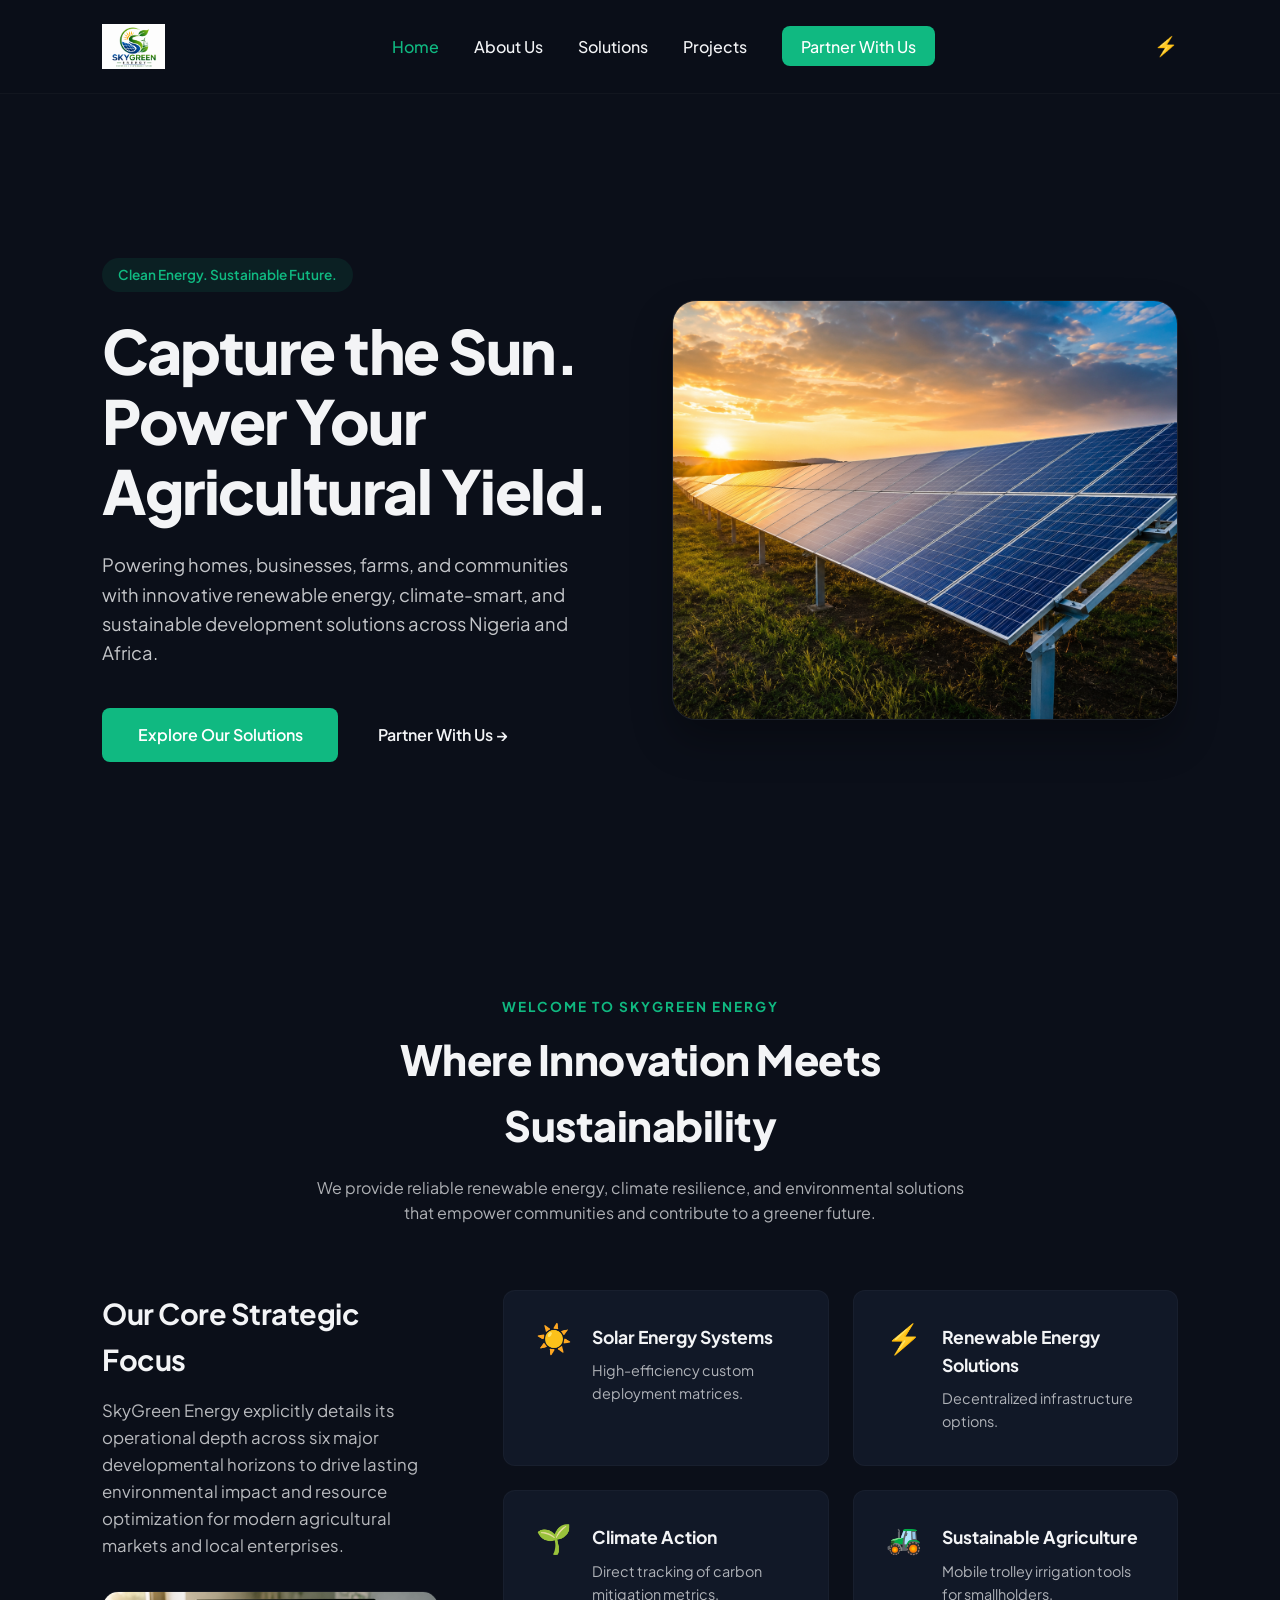
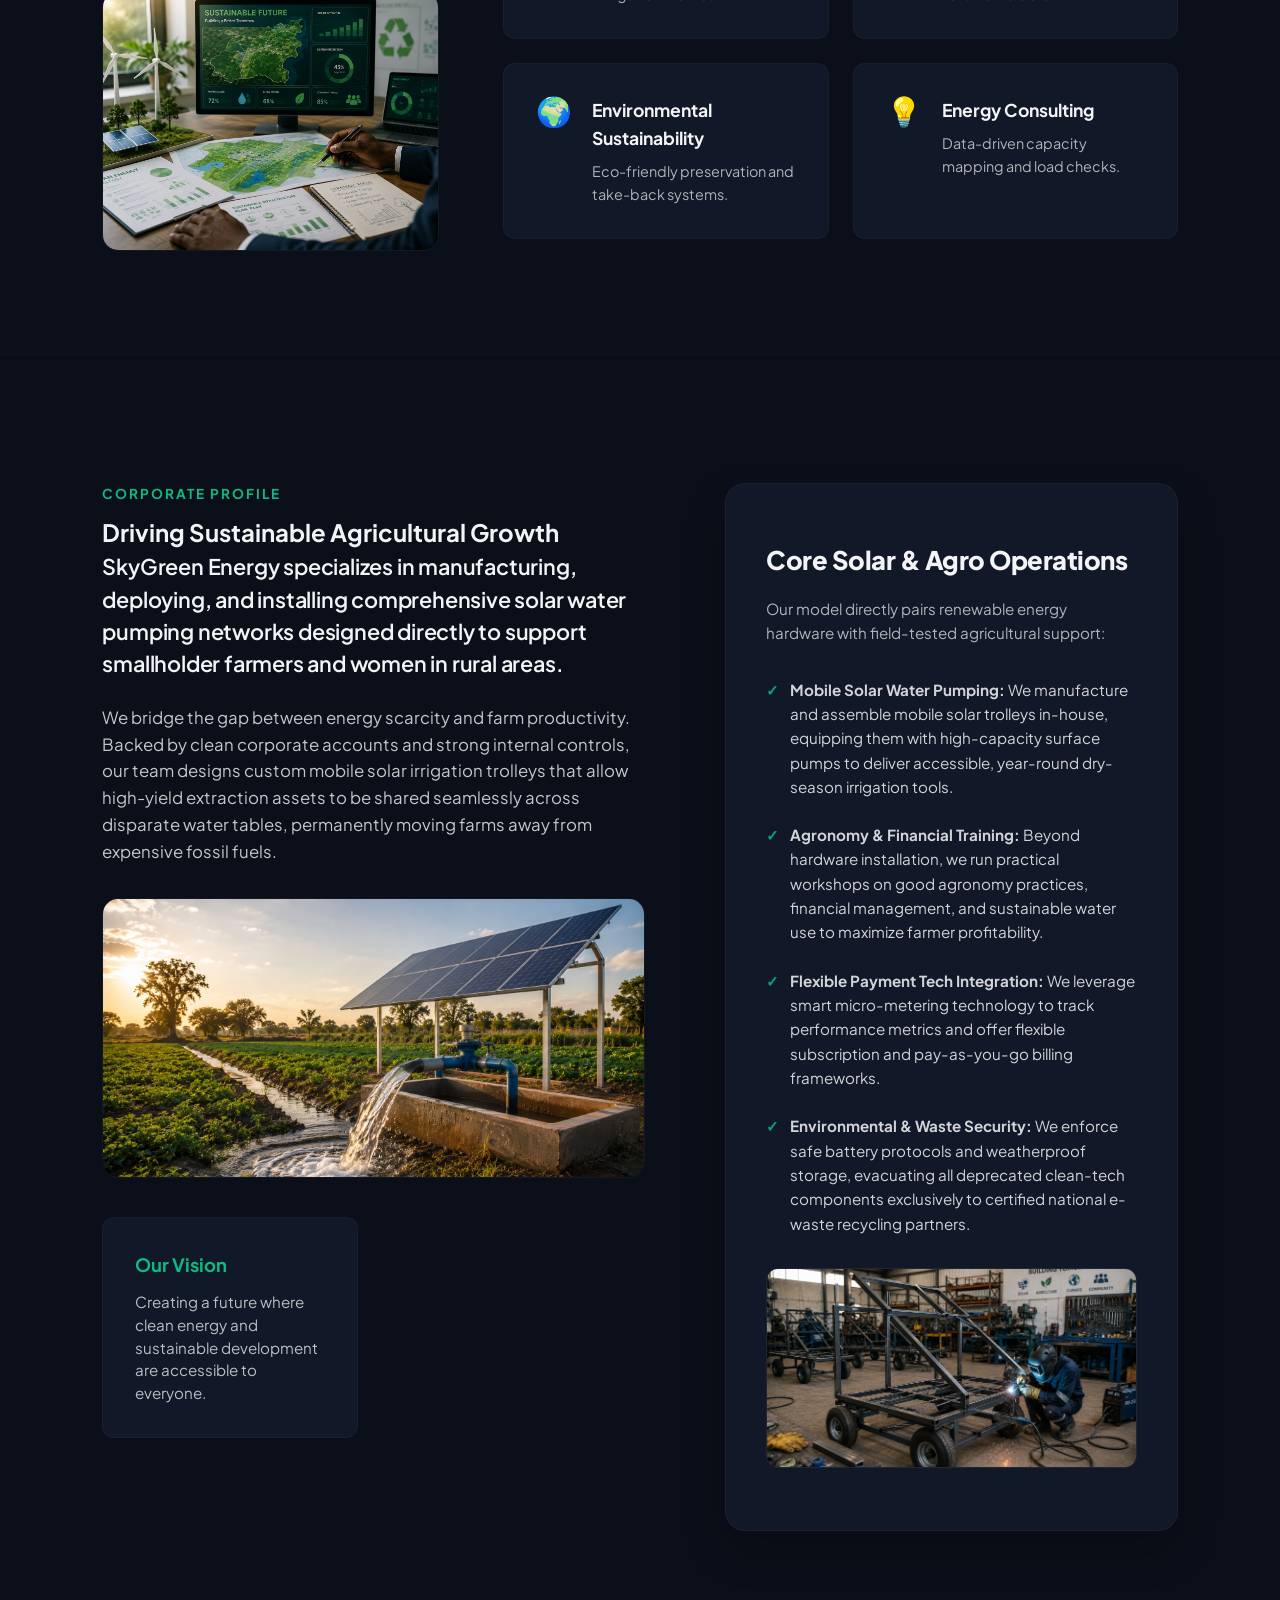
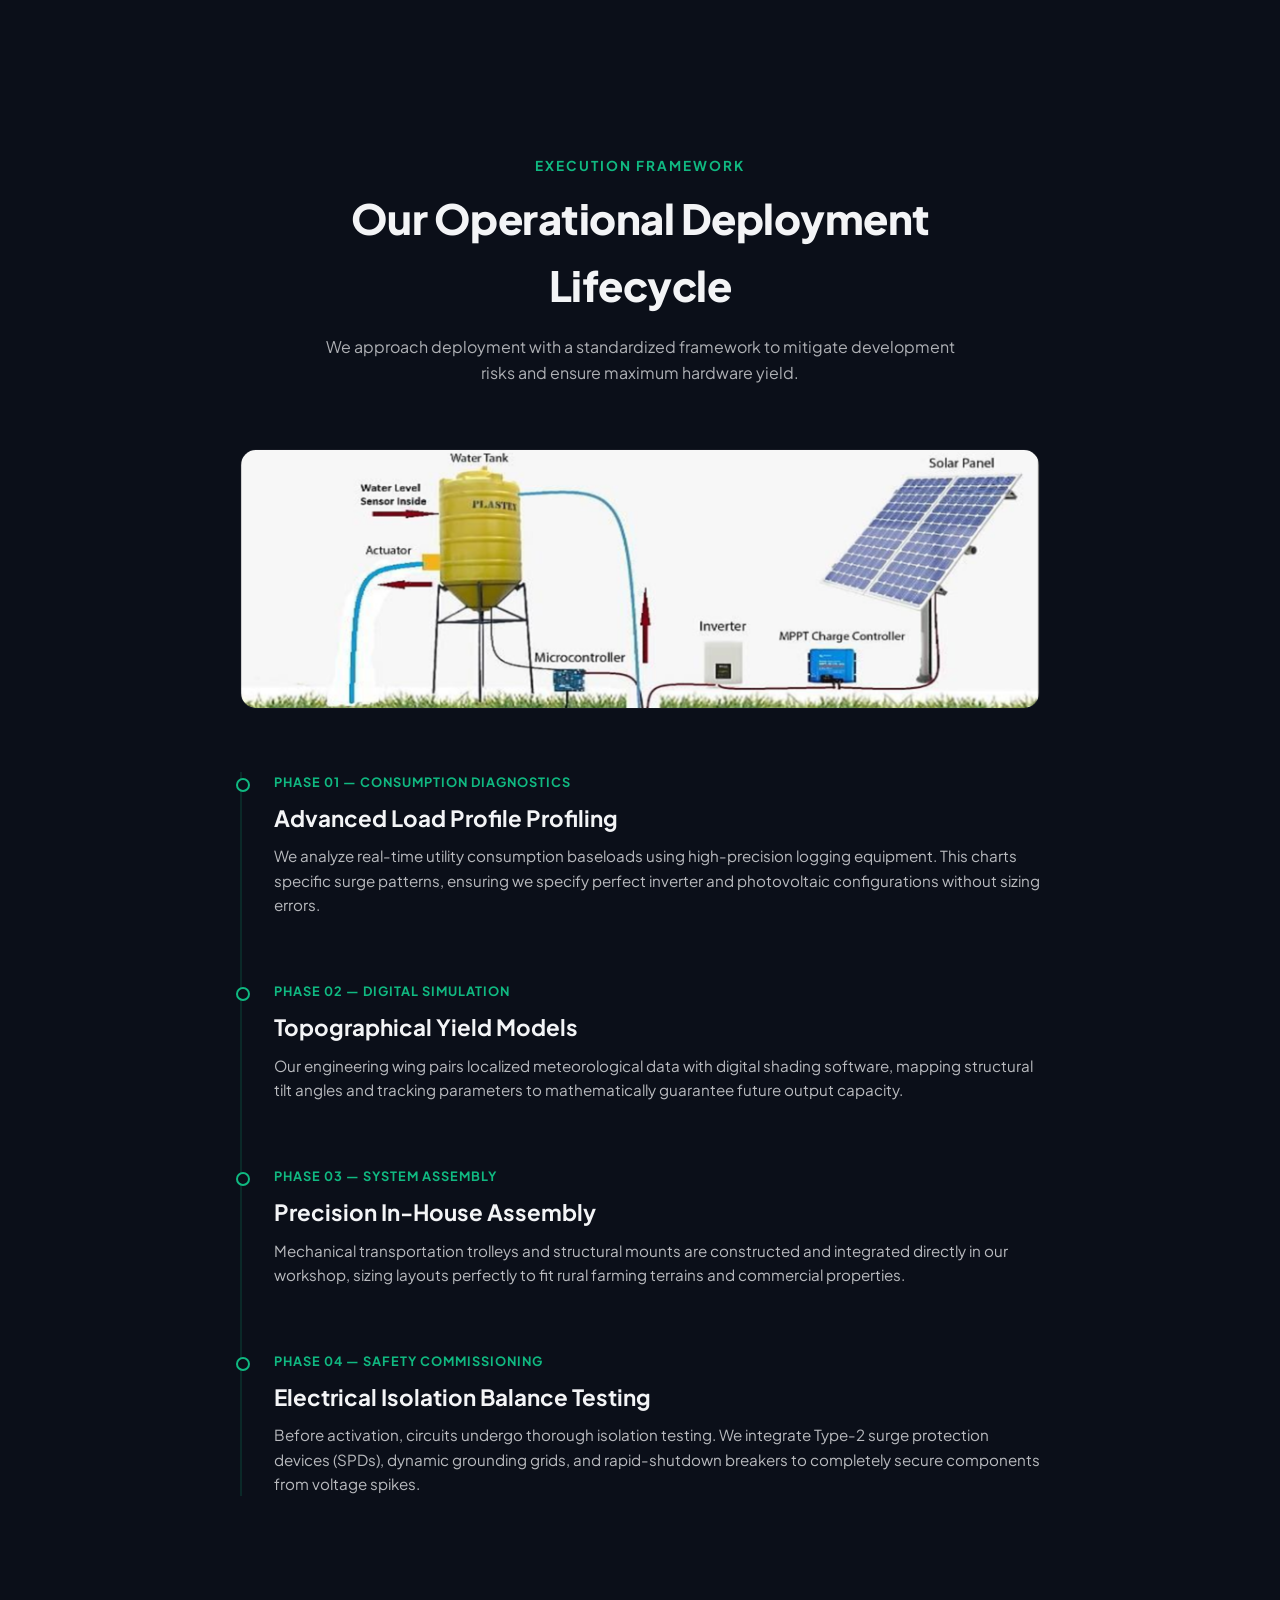
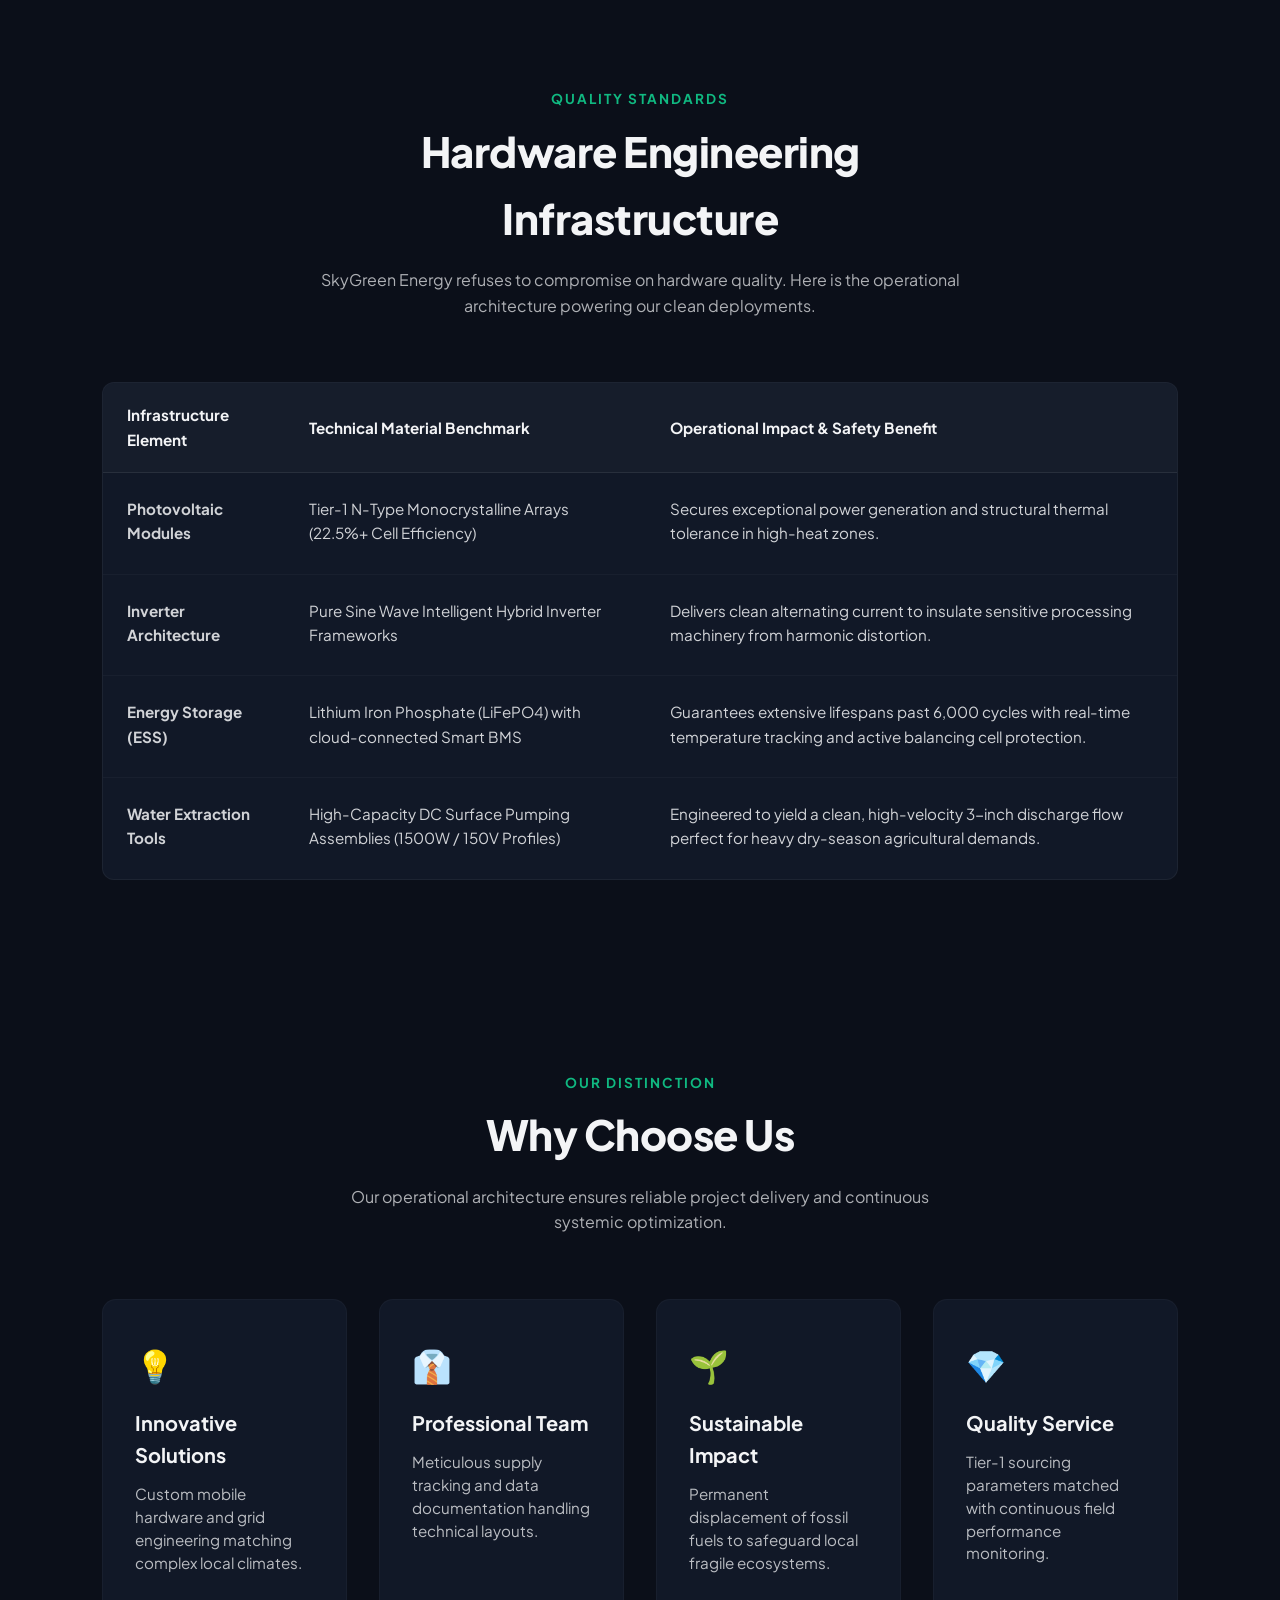
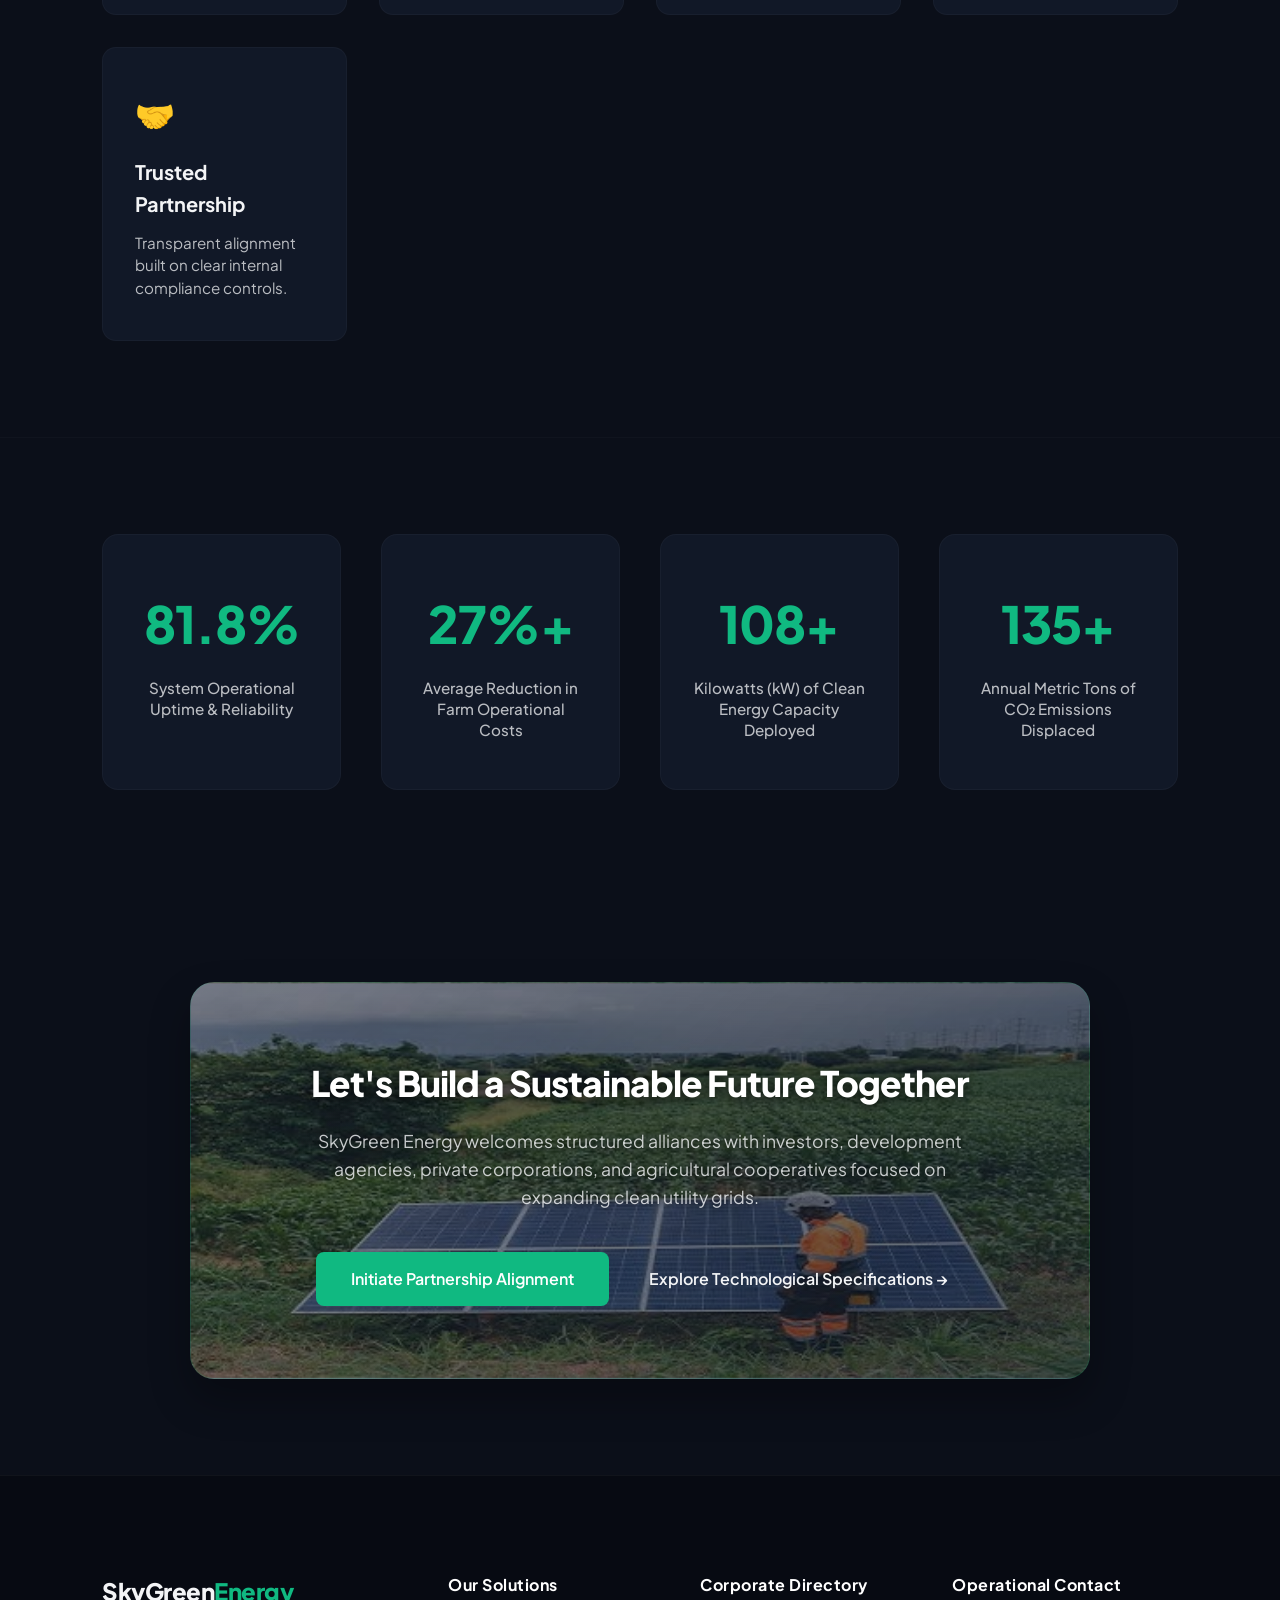
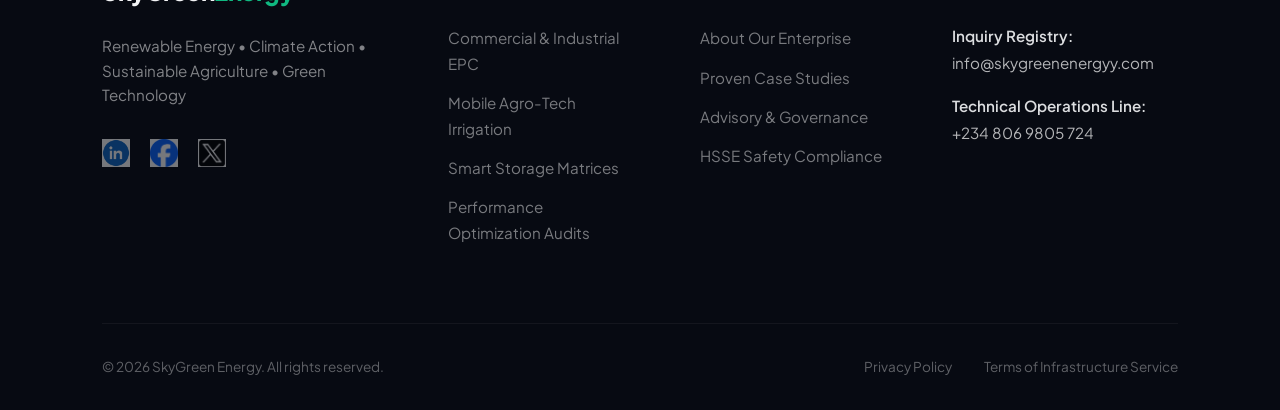
<file: index.html>
<!DOCTYPE html>
<html lang="en">
<head>
    <meta charset="UTF-8">
    <meta name="viewport" content="width=device-width, initial-scale=1.0">
    <meta name="description" content="SkyGreen Energy provides high-yield clean energy architectures, mobile solar irrigation trolleys, and climate-smart infrastructure across Africa.">
    <meta property="og:title" content="SkyGreen Energy | Premium Solar Infrastructure">
    <meta property="og:image" content="assets/logo.jpg">
    <title>SkyGreen Energy | Premium Solar & Agro-Technology Infrastructure</title>
    <!-- Google Fonts for High-End Typography -->
    <link href="https://fonts.googleapis.com/css2?family=Plus+Jakarta+Sans:wght@400;500;600;700;800&display=swap" rel="stylesheet">
    <link rel="stylesheet" href="style.css">
</head>
<body>

    <!-- Header Navigation -->
    <header class="navbar">
        <a href="index.html" class="logo-link">
            <img src="assets/logo.jpg" alt="SkyGreen Energy Logo" style="height: 45px; width: auto; display: block;"> 
        </a>
        <nav class="nav-links">
            <a href="index.html" class="nav-link active">Home</a>
            <a href="about.html" class="nav-link">About Us</a>
            <a href="solutions.html" class="nav-link">Solutions</a>
            <a href="projects.html" class="nav-link">Projects</a>
            <a href="contact.html" class="btn-nav">Partner With Us</a>
        </nav>
        <button id="theme-toggle" class="theme-btn">⚡</button>
    </header>
    
    <!-- Hero Section -->
    <section id="home" class="hero">
        <div class="hero-content">
            <span class="badge">Clean Energy. Sustainable Future.</span>
            <h1>Capture the Sun. Power Your Agricultural Yield.</h1>
            <p>Powering homes, businesses, farms, and communities with innovative renewable energy, climate-smart, and sustainable development solutions across Nigeria and Africa.</p>
            <div class="hero-actions">
                <a href="solutions.html" class="btn-primary">Explore Our Solutions</a>
                <a href="contact.html" class="btn-secondary">Partner With Us →</a>
            </div>
        </div>
        <div class="hero-visual" style="position: relative;">
            <img src="assets/hero-solar-field.jpg" alt="SkyGreen Solar Array Deployment" style="width: 100%; max-width: 520px; height: 420px; object-fit: cover; border-radius: 24px; border: 1px solid rgba(255,255,255,0.08); box-shadow: 0 20px 40px rgba(0,0,0,0.3);">
            <div class="energy-core" style="position: absolute; z-index: -1;"></div>
        </div>
    </section>

    <!-- Main Welcome & Core Pillars Section -->
    <section class="welcome-section">
        <div class="section-header">
            <span class="sub-title">Welcome to SkyGreen Energy</span>
            <h2>Where Innovation Meets Sustainability</h2>
            <p>We provide reliable renewable energy, climate resilience, and environmental solutions that empower communities and contribute to a greener future.</p>
        </div>

        <div class="welcome-grid-container">
            <div class="welcome-text-block">
                <h3>Our Core Strategic Focus</h3>
                <p style="margin-bottom: 2rem;">SkyGreen Energy explicitly details its operational depth across six major developmental horizons to drive lasting environmental impact and resource optimization for modern agricultural markets and local enterprises.</p>
                <img src="assets/strategic-focus.jpg" alt="Renewable Energy Ecosystem Mapping" style="width: 100%; height: 260px; object-fit: cover; border-radius: 16px; border: 1px solid rgba(255,255,255,0.04);">
            </div>
            
            <div class="core-pillars-grid">
                <div class="pillar-card">
                    <span class="pillar-icon">☀️</span>
                    <div>
                        <h4>Solar Energy Systems</h4>
                        <p>High-efficiency custom deployment matrices.</p>
                    </div>
                </div>
                <div class="pillar-card">
                    <span class="pillar-icon">⚡</span>
                    <div>
                        <h4>Renewable Energy Solutions</h4>
                        <p>Decentralized infrastructure options.</p>
                    </div>
                </div>
                <div class="pillar-card">
                    <span class="pillar-icon">🌱</span>
                    <div>
                        <h4>Climate Action</h4>
                        <p>Direct tracking of carbon mitigation metrics.</p>
                    </div>
                </div>
                <div class="pillar-card">
                    <span class="pillar-icon">🚜</span>
                    <div>
                        <h4>Sustainable Agriculture</h4>
                        <p>Mobile trolley irrigation tools for smallholders.</p>
                    </div>
                </div>
                <div class="pillar-card">
                    <span class="pillar-icon">🌍</span>
                    <div>
                        <h4>Environmental Sustainability</h4>
                        <p>Eco-friendly preservation and take-back systems.</p>
                    </div>
                </div>
                <div class="pillar-card">
                    <span class="pillar-icon">💡</span>
                    <div>
                        <h4>Energy Consulting</h4>
                        <p>Data-driven capacity mapping and load checks.</p>
                    </div>
                </div>
            </div>
        </div>
    </section>

    <!-- Detailed Corporate Profile Section (About Snippet) -->
    <section id="about" class="about-corporate-section">
        <div class="about-grid-container">
            
            <!-- Left Column: Company Background & Philosophy -->
            <div class="about-text-block">
                <span class="sub-title">Corporate Profile</span>
                <h2>Driving Sustainable Agricultural Growth</h2>
                <p class="premium-lead">
                    SkyGreen Energy specializes in manufacturing, deploying, and installing comprehensive solar water pumping networks designed directly to support smallholder farmers and women in rural areas.
                </p>
                <p class="body-desc" style="margin-bottom: 2rem;">
                    We bridge the gap between energy scarcity and farm productivity. Backed by clean corporate accounts and strong internal controls, our team designs custom mobile solar irrigation trolleys that allow high-yield extraction assets to be shared seamlessly across disparate water tables, permanently moving farms away from expensive fossil fuels.
                </p>
                
                <img src="assets/rural-irrigation-field.jpg" alt="Smallholder Irrigation Deployment Site" style="width: 100%; height: 280px; object-fit: cover; border-radius: 16px; margin-bottom: 2rem; border: 1px solid rgba(255,255,255,0.04);">

                <div class="mission-vision-grid">
                    <div class="mv-card">
                        <h4>Our Vision</h4>
                        <p>Creating a future where clean energy and sustainable development are accessible to everyone.</p>
                    </div>
                </div>
            </div>

            <!-- Right Column: What We Do Operational Depth -->
            <div class="what-we-do-block">
                <div class="wwd-sticky-card">
                    <h3>Core Solar & Agro Operations</h3>
                    <p class="wwd-intro">Our model directly pairs renewable energy hardware with field-tested agricultural support:</p>
                    
                    <ul class="wwd-list" style="margin-bottom: 2rem;">
                        <li>
                            <strong>Mobile Solar Water Pumping:</strong> 
                            We manufacture and assemble mobile solar trolleys in-house, equipping them with high-capacity surface pumps to deliver accessible, year-round dry-season irrigation tools.
                        </li>
                        <li>
                            <strong>Agronomy & Financial Training:</strong> 
                            Beyond hardware installation, we run practical workshops on good agronomy practices, financial management, and sustainable water use to maximize farmer profitability.
                        </li>
                        <li>
                            <strong>Flexible Payment Tech Integration:</strong> 
                            We leverage smart micro-metering technology to track performance metrics and offer flexible subscription and pay-as-you-go billing frameworks.
                        </li>
                        <li>
                            <strong>Environmental & Waste Security:</strong> 
                            We enforce safe battery protocols and weatherproof storage, evacuating all deprecated clean-tech components exclusively to certified national e-waste recycling partners.
                        </li>
                    </ul>

                    <img src="assets/trolley-assembly.jpg" alt="In-House Hardware Fabrication" style="width: 100%; height: 200px; object-fit: cover; border-radius: 12px; border: 1px solid rgba(255,255,255,0.06);">
                </div>
            </div>

        </div>
    </section>

    <!-- Project Execution Blueprint Process Section -->
    <section class="process-section">
        <div class="section-header">
            <span class="sub-title">Execution Framework</span>
            <h2>Our Operational Deployment Lifecycle</h2>
            <p>We approach deployment with a standardized framework to mitigate development risks and ensure maximum hardware yield.</p>
        </div>
        
        <div style="width: 100%; max-width: 800px; margin: 0 auto 3.5rem auto;">
            <img src="assets/engineering-blueprint.jpg" alt="Technical Layout Project Planning" style="width: 100%; height: 260px; object-fit: cover; border-radius: 16px; border: 1px solid rgba(255,255,255,0.04);">
        </div>

        <div class="timeline-container">
            <div class="timeline-node">
                <div class="node-meta">Phase 01 — Consumption Diagnostics</div>
                <div class="node-content">
                    <h3>Advanced Load Profile Profiling</h3>
                    <p>We analyze real-time utility consumption baseloads using high-precision logging equipment. This charts specific surge patterns, ensuring we specify perfect inverter and photovoltaic configurations without sizing errors.</p>
                </div>
            </div>
            <div class="timeline-node">
                <div class="node-meta">Phase 02 — Digital Simulation</div>
                <div class="node-content">
                    <h3>Topographical Yield Models</h3>
                    <p>Our engineering wing pairs localized meteorological data with digital shading software, mapping structural tilt angles and tracking parameters to mathematically guarantee future output capacity.</p>
                </div>
            </div>
            <div class="timeline-node">
                <div class="node-meta">Phase 03 — System Assembly</div>
                <div class="node-content">
                    <h3>Precision In-House Assembly</h3>
                    <p>Mechanical transportation trolleys and structural mounts are constructed and integrated directly in our workshop, sizing layouts perfectly to fit rural farming terrains and commercial properties.</p>
                </div>
            </div>
            <div class="timeline-node">
                <div class="node-meta">Phase 04 — Safety Commissioning</div>
                <div class="node-content">
                    <h3>Electrical Isolation Balance Testing</h3>
                    <p>Before activation, circuits undergo thorough isolation testing. We integrate Type-2 surge protection devices (SPDs), dynamic grounding grids, and rapid-shutdown breakers to completely secure components from voltage spikes.</p>
                </div>
            </div>
        </div>
    </section>

    <!-- Technical System Specifications Matrix -->
    <section class="hardware-specs-section">
        <div class="section-header">
            <span class="sub-title">Quality Standards</span>
            <h2>Hardware Engineering Infrastructure</h2>
            <p>SkyGreen Energy refuses to compromise on hardware quality. Here is the operational architecture powering our clean deployments.</p>
        </div>
        <div class="table-responsive">
            <table class="specs-table">
                <thead>
                    <tr>
                        <th>Infrastructure Element</th>
                        <th>Technical Material Benchmark</th>
                        <th>Operational Impact & Safety Benefit</th>
                    </tr>
                </thead>
                <tbody>
                    <tr>
                        <td><strong>Photovoltaic Modules</strong></td>
                        <td>Tier-1 N-Type Monocrystalline Arrays (22.5%+ Cell Efficiency)</td>
                        <td>Secures exceptional power generation and structural thermal tolerance in high-heat zones.</td>
                    </tr>
                    <tr>
                        <td><strong>Inverter Architecture</strong></td>
                        <td>Pure Sine Wave Intelligent Hybrid Inverter Frameworks</td>
                        <td>Delivers clean alternating current to insulate sensitive processing machinery from harmonic distortion.</td>
                    </tr>
                    <tr>
                        <td><strong>Energy Storage (ESS)</strong></td>
                        <td>Lithium Iron Phosphate (LiFePO4) with cloud-connected Smart BMS</td>
                        <td>Guarantees extensive lifespans past 6,000 cycles with real-time temperature tracking and active balancing cell protection.</td>
                    </tr>
                    <tr>
                        <td><strong>Water Extraction Tools</strong></td>
                        <td>High-Capacity DC Surface Pumping Assemblies (1500W / 150V Profiles)</td>
                        <td>Engineered to yield a clean, high-velocity 3-inch discharge flow perfect for heavy dry-season agricultural demands.</td>
                    </tr>
                </tbody>
            </table>
        </div>
    </section>

    <!-- Why Choose Us Grid Row -->
    <section class="why-choose-us-section">
        <div class="section-header">
            <span class="sub-title">Our Distinction</span>
            <h2>Why Choose Us</h2>
            <p>Our operational architecture ensures reliable project delivery and continuous systemic optimization.</p>
        </div>
        <div class="value-row-grid">
            <div class="value-box">
                <div class="value-icon">💡</div>
                <h5>Innovative Solutions</h5>
                <p>Custom mobile hardware and grid engineering matching complex local climates.</p>
            </div>
            <div class="value-box">
                <div class="value-icon">👔</div>
                <h5>Professional Team</h5>
                <p>Meticulous supply tracking and data documentation handling technical layouts.</p>
            </div>
            <div class="value-box">
                <div class="value-icon">🌱</div>
                <h5>Sustainable Impact</h5>
                <p>Permanent displacement of fossil fuels to safeguard local fragile ecosystems.</p>
            </div>
            <div class="value-box">
                <div class="value-icon">💎</div>
                <h5>Quality Service</h5>
                <p>Tier-1 sourcing parameters matched with continuous field performance monitoring.</p>
            </div>
            <div class="value-box">
                <div class="value-icon">🤝</div>
                <h5>Trusted Partnership</h5>
                <p>Transparent alignment built on clear internal compliance controls.</p>
            </div>
        </div>
    </section>

    <!-- Impact Metrics Section -->
    <section id="metrics" class="metrics-section">
        <div class="metrics-container">
            <div class="metric-card">
                <div class="metric-number"><span class="count" data-target="99">0</span>.8%</div>
                <p class="metric-label">System Operational Uptime & Reliability</p>
                </div>
            <div class="metric-card">
                <div class="metric-number"><span class="count" data-target="40">0</span>%+</div>
                <p class="metric-label">Average Reduction in Farm Operational Costs</p>
            </div>
            <div class="metric-card">
                <div class="metric-number"><span class="count" data-target="150">0</span>+</div>
                <p class="metric-label">Kilowatts (kW) of Clean Energy Capacity Deployed</p>
            </div>
            <div class="metric-card">
                <div class="metric-number"><span class="count" data-target="180">0</span>+</div>
                <p class="metric-label">Annual Metric Tons of CO₂ Emissions Displaced</p>
            </div>
        </div>
    </section>

    <!-- Institutional Portal Call to Action -->
    <section class="homepage-cta-portal">
        <!-- FIXED: Re-engineered inline style layers to respond gracefully to light and dark base colors -->
        <div class="portal-cta-card" style="background-image: var(--cta-overlay), url('assets/partnership-bg.jpeg'); background-size: cover; background-position: center; border: 1px solid var(--cta-border);">
            <h2>Let's Build a Sustainable Future Together</h2>
            <p>SkyGreen Energy welcomes structured alliances with investors, development agencies, private corporations, and agricultural cooperatives focused on expanding clean utility grids.</p>
            <div class="portal-actions">
                <a href="contact.html" class="btn-primary">Initiate Partnership Alignment</a>
                <a href="solutions.html" class="btn-secondary">Explore Technological Specifications →</a>
            </div>
        </div>
    </section>

    <!-- Interactive Info Overlay/Drawers -->
    <div id="details-overlay" class="overlay-container">
        <div class="overlay-modal">
            <button class="close-overlay">&times;</button>
            <div id="overlay-content">
                <!-- Content injected dynamically via JavaScript -->
            </div>
        </div>
    </div>

    <!-- Premium Shared Corporate Footer -->
    <footer class="corporate-footer">
        <div class="footer-top-grid">
            
            <!-- Column 1: Brand & Strategic Vision -->
            <div class="footer-brand-column">
                <div class="logo">SkyGreen<span>Energy</span></div>
                <p class="brand-mission-statement">
                    Renewable Energy • Climate Action • Sustainable Agriculture • Green Technology
                </p>
                <div class="social-links-row">
                    <!-- FIXED: Normalized link item parameters and layout dimensions -->
                    <a href="https://linkedin.com" target="_blank" aria-label="LinkedIn">
                        <img src="assets/linkedin.png" alt="LinkedIn" style="width: 28px; height: 28px; object-fit: contain;">
                    </a>
                    <a href="https://facebook.com" target="_blank" aria-label="Facebook">
                        <img src="assets/facebook.png" alt="Facebook" style="width: 28px; height: 28px; object-fit: contain;">
                    </a>
                    <a href="https://x.com" target="_blank" aria-label="Twitter / X">
                        <img src="assets/twitter.png" alt="Twitter X" style="width: 28px; height: 28px; object-fit: contain;">
                    </a>
                </div>
            </div>

            <!-- Column 2: Solutions Map -->
            <div class="footer-links-column">
                <h4>Our Solutions</h4>
                <ul>
                    <li><a href="solutions.html#commercial">Commercial & Industrial EPC</a></li>
                    <li><a href="solutions.html#agro">Mobile Agro-Tech Irrigation</a></li>
                    <li><a href="solutions.html#storage">Smart Storage Matrices</a></li>
                    <li><a href="solutions.html#auditing">Performance Optimization Audits</a></li>
                </ul>
            </div>

            <!-- Column 3: Corporate Directory -->
            <div class="footer-links-column">
                <h4>Corporate Directory</h4>
                <ul>
                    <li><a href="about.html">About Our Enterprise</a></li>
                    <li><a href="projects.html">Proven Case Studies</a></li>
                    <li><a href="about.html#governance">Advisory & Governance</a></li>
                    <li><a href="about.html#hsse">HSSE Safety Compliance</a></li>
                </ul>
            </div>

            <!-- Column 4: Operational Hub Contact -->
            <div class="footer-links-column">
                <h4>Operational Contact</h4>
                <ul class="contact-details-list">
                    <li>
                        <strong>Inquiry Registry:</strong>
                        <a href="mailto:info@skygreenenergyy.com">info@skygreenenergyy.com</a>
                    </li>
                    <li>
                        <strong>Technical Operations Line:</strong>
                        <a href="tel:+2348069805724">+234 806 9805 724</a>
                    </li>
                </ul>
            </div>

        </div>

        <!-- Footer Bottom Baseline Credit Line -->
        <div class="footer-bottom-baseline">
            <p>&copy; 2026 SkyGreen Energy. All rights reserved.</p>
            <div class="baseline-policies">
                <a href="#">Privacy Policy</a>
                <a href="#">Terms of Infrastructure Service</a>
            </div>
        </div>
    </footer>

    <script src="script.js"></script>
</body>
</html>
</file>
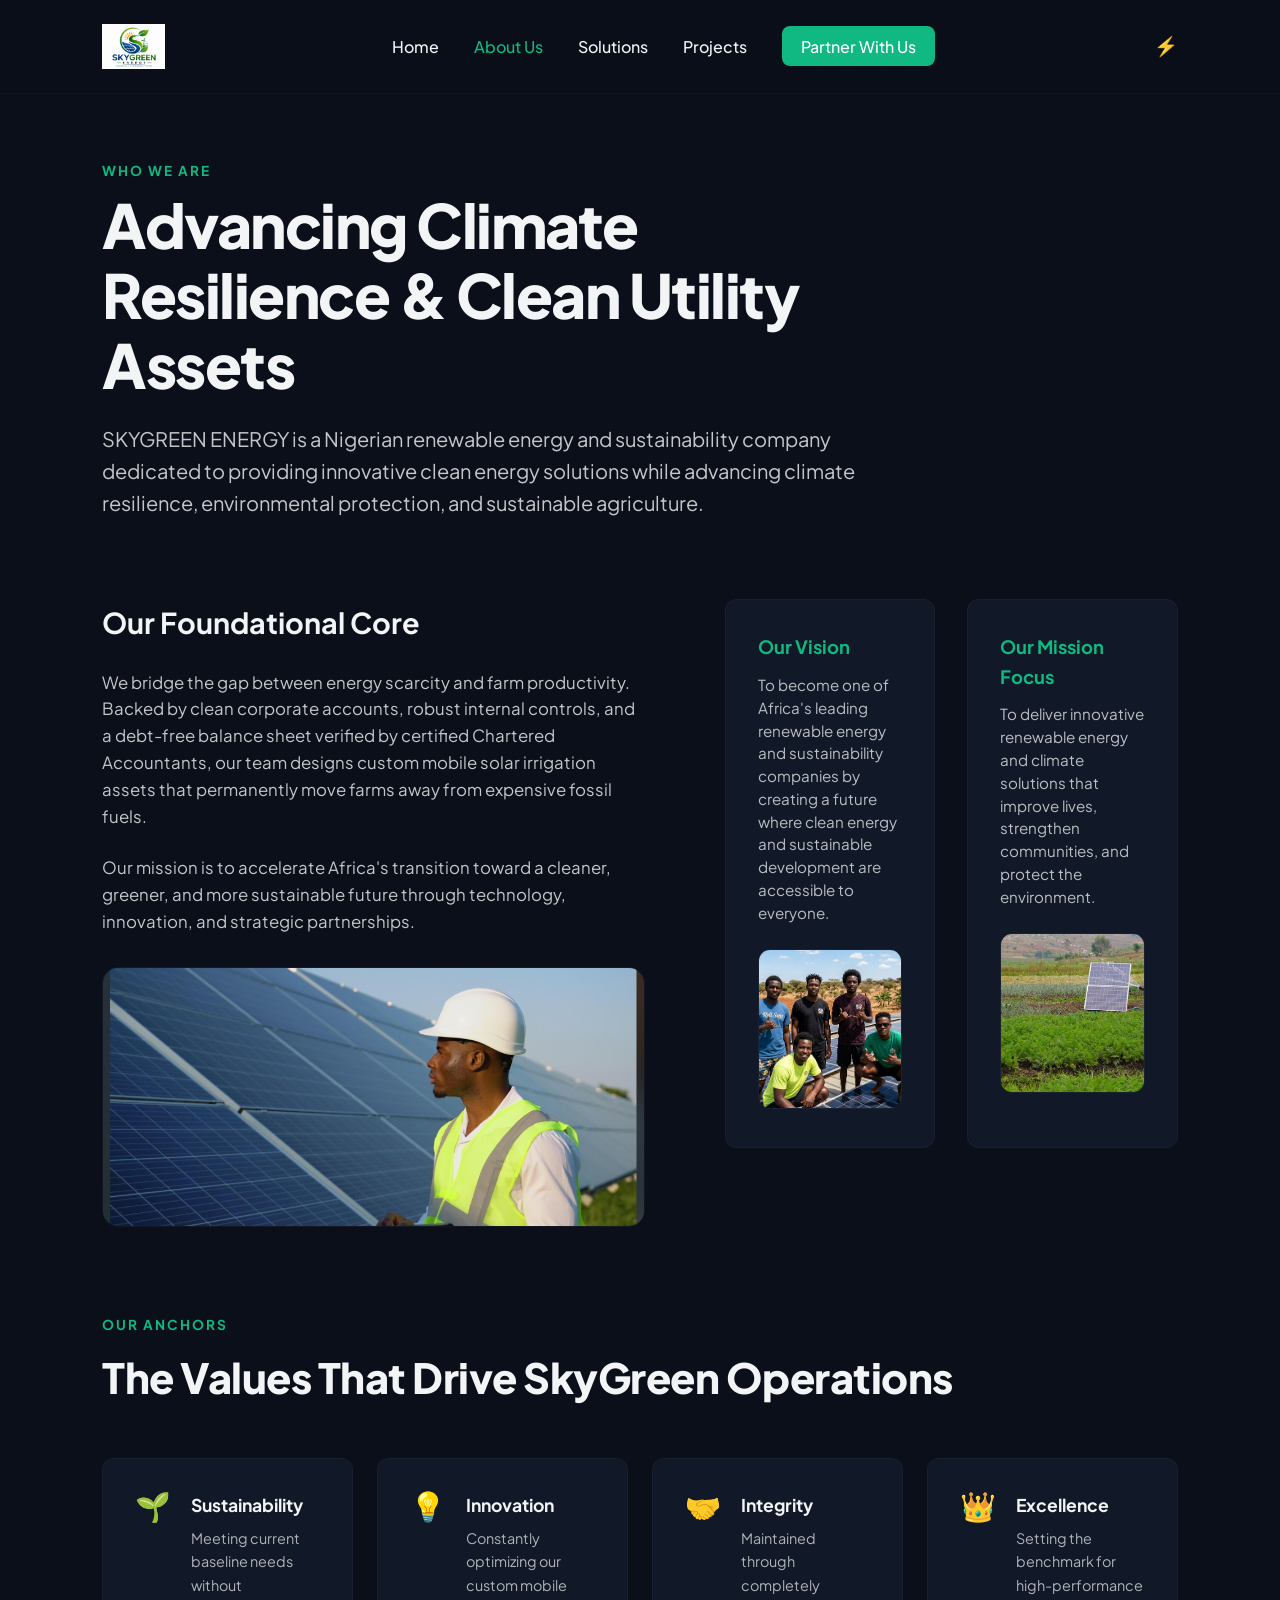
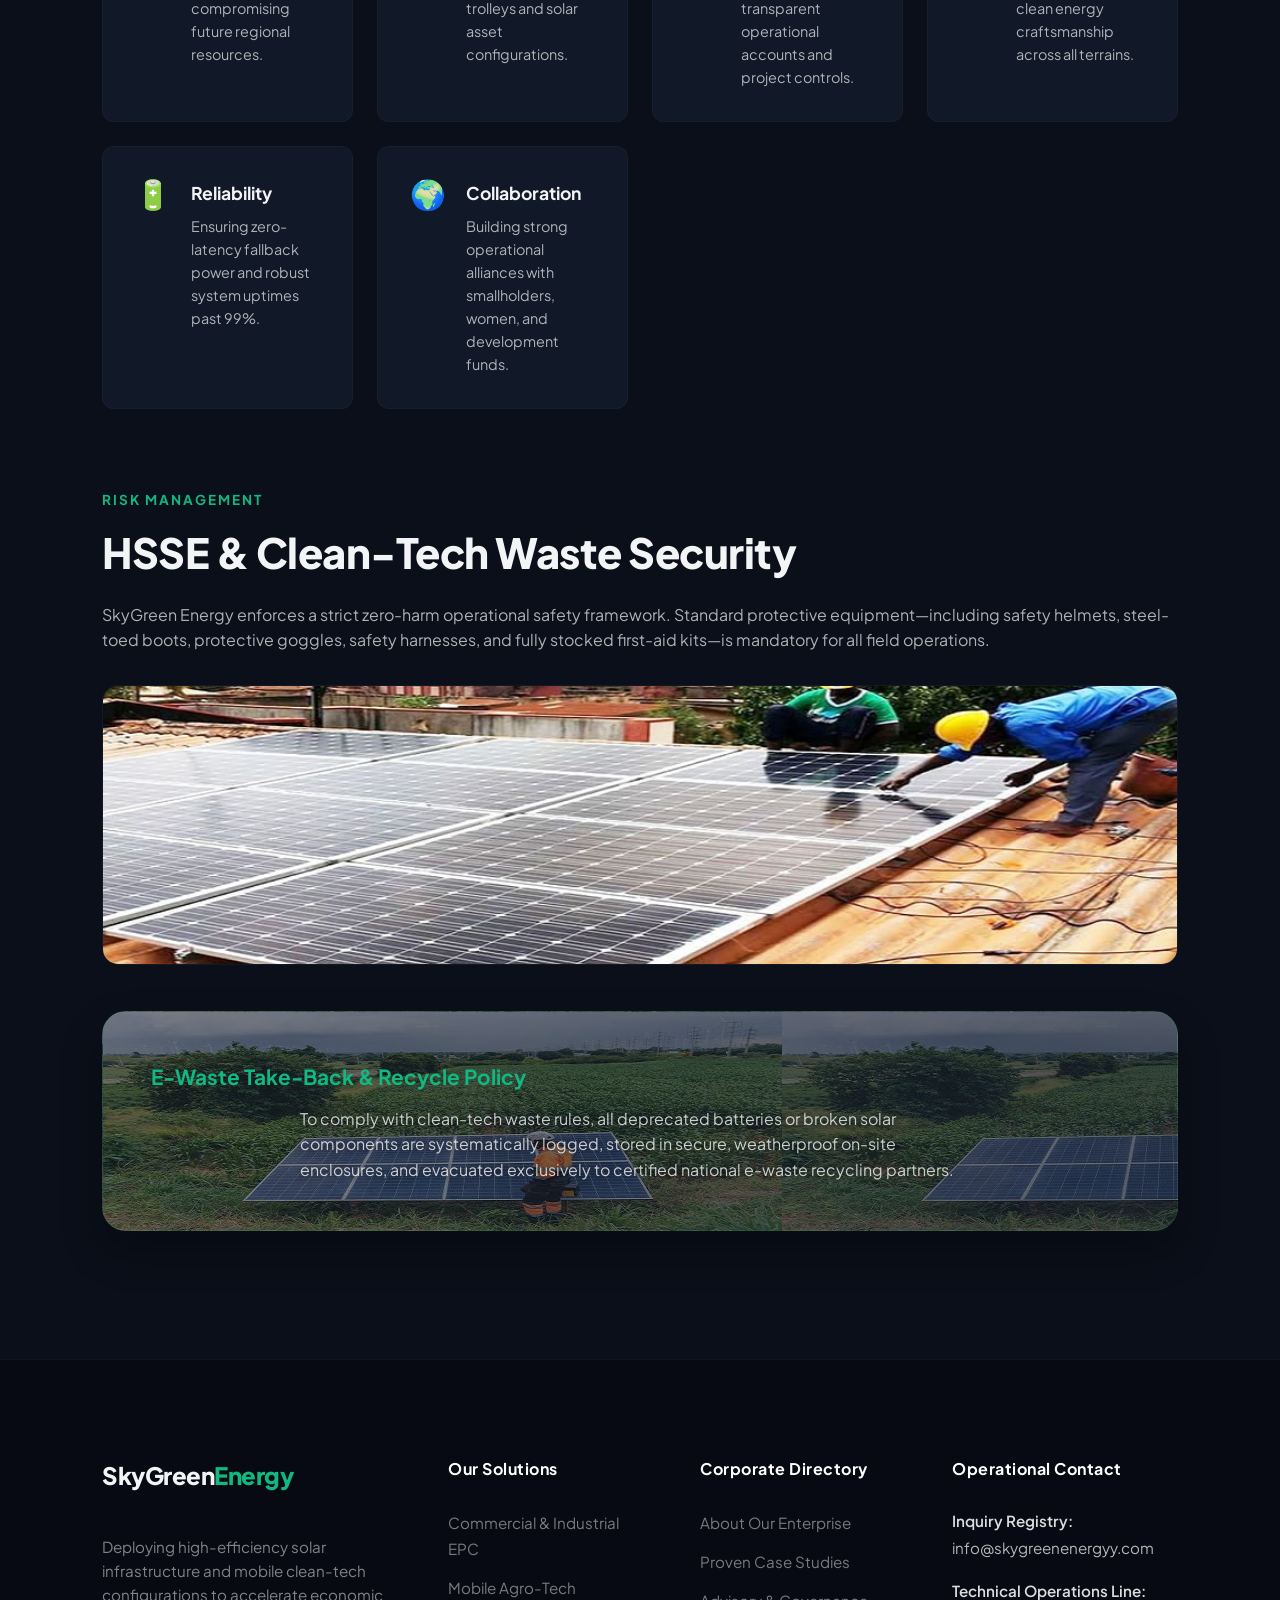
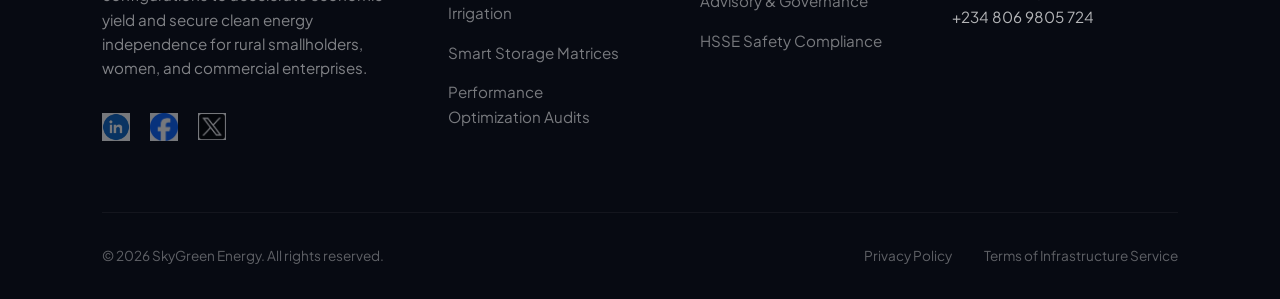
<file: about.html>
<!DOCTYPE html>
<html lang="en">
<head>
    <meta charset="UTF-8">
    <meta name="viewport" content="width=device-width, initial-scale=1.0">
    <meta name="description" content="SkyGreen Energy provides high-yield clean energy architectures, mobile solar irrigation trolleys, and climate-smart infrastructure across Africa.">
    <meta property="og:title" content="SkyGreen Energy | Premium Solar Infrastructure">
    <meta property="og:image" content="assets/logo.jpg">
    <title>About Us | SkyGreen Energy</title>
    <link href="https://fonts.googleapis.com/css2?family=Plus+Jakarta+Sans:wght@400;500;600;700;800&display=swap" rel="stylesheet">
    <link rel="stylesheet" href="style.css">
</head>
<body>

    <!-- Header Navigation Bar -->
    <header class="navbar">
        <a href="index.html" class="logo-link">
            <!-- Header Logo remains intact as a .jpg layout asset -->
            <img src="assets/logo.jpg" alt="SkyGreen Energy Logo" style="height: 45px; width: auto; display: block;"> 
        </a>
        <nav class="nav-links">
            <a href="index.html" class="nav-link">Home</a>
            <a href="about.html" class="nav-link active">About Us</a>
            <a href="solutions.html" class="nav-link">Solutions</a>
            <a href="projects.html" class="nav-link">Projects</a>
            <a href="contact.html" class="btn-nav">Partner With Us</a>
        </nav>
        <button id="theme-toggle" class="theme-btn">⚡</button>
    </header>

    <main class="page-container">
        <!-- Who We Are Section -->
        <section class="page-hero">
            <span class="sub-title">Who We Are</span>
            <h1>Advancing Climate Resilience & Clean Utility Assets</h1>
            <p class="lead-text">SKYGREEN ENERGY is a Nigerian renewable energy and sustainability company dedicated to providing innovative clean energy solutions while advancing climate resilience, environmental protection, and sustainable agriculture.</p>
        </section>

        <!-- Company Foundations, Mission & Vision -->
        <section class="about-deep-content" style="margin-bottom: 5rem;">
            <div class="about-grid-container">
                <div class="about-text-block">
                    <h3 style="font-size: 1.8rem; font-weight: 700; margin-bottom: 1.5rem;">Our Foundational Core</h3>
                    <p class="body-desc" style="margin-bottom: 1.5rem;">We bridge the gap between energy scarcity and farm productivity. Backed by clean corporate accounts, robust internal controls, and a debt-free balance sheet verified by certified Chartered Accountants, our team designs custom mobile solar irrigation assets that permanently move farms away from expensive fossil fuels.</p>
                    <p class="body-desc" style="margin-bottom: 2rem;">Our mission is to accelerate Africa's transition toward a cleaner, greener, and more sustainable future through technology, innovation, and strategic partnerships.</p>
                    
                    <img src="assets/about-foundations.jpg" alt="SkyGreen Solar Infrastructure Mapping" style="width: 100%; height: 260px; object-fit: cover; border-radius: 16px; border: 1px solid rgba(255,255,255,0.04);">
                </div>
                
                <div class="mission-vision-grid">
                    <div class="mv-card">
                        <h4>Our Vision</h4>
                        <p style="margin-bottom: 1.5rem;">To become one of Africa's leading renewable energy and sustainability companies by creating a future where clean energy and sustainable development are accessible to everyone.</p>
                        <img src="assets/about-vision.jpg" alt="Sustainable Energy Accessibility" style="width: 100%; height: 160px; object-fit: cover; border-radius: 12px; border: 1px solid rgba(255,255,255,0.04);">
                    </div>
                    <div class="mv-card">
                        <h4>Our Mission Focus</h4>
                        <p style="margin-bottom: 1.5rem;">To deliver innovative renewable energy and climate solutions that improve lives, strengthen communities, and protect the environment.</p>
                        <img src="assets/about-mission.jpg" alt="Community Solar Impact" style="width: 100%; height: 160px; object-fit: cover; border-radius: 12px; border: 1px solid rgba(255,255,255,0.04);">
                    </div>
                </div>
            </div>
        </section>

        <!-- Core Corporate Values Matrix -->
        <section class="values-section" style="margin-bottom: 5rem;">
            <div class="section-header" style="text-align: left; margin: 0 0 3rem 0; max-width: 100%;">
                <span class="sub-title">Our Anchors</span>
                <h2>The Values That Drive SkyGreen Operations</h2>
            </div>
            <div class="core-pillars-grid">
                <div class="pillar-card">
                    <span class="pillar-icon">🌱</span>
                    <div>
                        <h4>Sustainability</h4>
                        <p>Meeting current baseline needs without compromising future regional resources.</p>
                    </div>
                </div>
                <div class="pillar-card">
                    <span class="pillar-icon">💡</span>
                    <div>
                        <h4>Innovation</h4>
                        <p>Constantly optimizing our custom mobile trolleys and solar asset configurations.</p>
                    </div>
                </div>
                <div class="pillar-card">
                    <span class="pillar-icon">🤝</span>
                    <div>
                        <h4>Integrity</h4>
                        <p>Maintained through completely transparent operational accounts and project controls.</p>
                    </div>
                </div>
                <div class="pillar-card">
                    <span class="pillar-icon">👑</span>
                    <div>
                        <h4>Excellence</h4>
                        <p>Setting the benchmark for high-performance clean energy craftsmanship across all terrains.</p>
                    </div>
                </div>
                <div class="pillar-card">
                    <span class="pillar-icon">🔋</span>
                    <div>
                        <h4>Reliability</h4>
                        <p>Ensuring zero-latency fallback power and robust system uptimes past 99%.</p>
                    </div>
                </div>
                <div class="pillar-card">
                    <span class="pillar-icon">🌍</span>
                    <div>
                        <h4>Collaboration</h4>
                        <p>Building strong operational alliances with smallholders, women, and development funds.</p>
                    </div>
                </div>
            </div>
        </section>

        <!-- Corporate Governance & Advisory Committee -->
        







        
        <!-- Safety & Compliance Framework -->
        <section class="hsse-compliance" style="margin-bottom: 2rem;">
            <div class="section-header" style="text-align: left; margin: 0 0 2rem 0; max-width: 100%;">
                <span class="sub-title">Risk Management</span>
                <h2>HSSE & Clean-Tech Waste Security</h2>
                <p style="margin-top: 0.5rem;">SkyGreen Energy enforces a strict zero-harm operational safety framework. Standard protective equipment—including safety helmets, steel-toed boots, protective goggles, safety harnesses, and fully stocked first-aid kits—is mandatory for all field operations.</p>
            </div>
            
            <div style="width: 100%; margin-bottom: 2.5rem;">
                <img src="assets/safety-compliance.jpg" alt="On-site Field Protection Procedures" style="width: 100%; height: 280px; object-fit: cover; border-radius: 16px; border: 1px solid rgba(255,255,255,0.04);">
            </div>
            
            <div class="portal-cta-card" style="text-align: left; margin: 0; max-width: 100%; padding: 3rem;">
                <h3 style="color: var(--accent-color); font-size: 1.3rem; margin-bottom: 0.75rem;">E-Waste Take-Back & Recycle Policy</h3>
                <p style="font-size: 1rem; opacity: 0.8; margin-bottom: 0; line-height: 1.6;">To comply with clean-tech waste rules, all deprecated batteries or broken solar components are systematically logged, stored in secure, weatherproof on-site enclosures, and evacuated exclusively to certified national e-waste recycling partners.</p>
            </div>
        </section>
    </main>

    <!-- Premium Shared Corporate Footer -->
    <footer class="corporate-footer">
        <div class="footer-top-grid">
            
            <!-- Column 1: Brand & Strategic Vision -->
            <div class="footer-brand-column">
                <!-- FIXED: Removed footer logo image completely, using premium styled typography branding block -->
                <div class="logo" style="margin-bottom: 1rem;">SkyGreen<span>Energy</span></div>
                <p class="brand-mission-statement">
                    Deploying high-efficiency solar infrastructure and mobile clean-tech configurations to accelerate economic yield and secure clean energy independence for rural smallholders, women, and commercial enterprises.
                </p>
                <div class="social-links-row">
                    <!-- FIXED: Normalized link item parameters and layout dimensions -->
                    <a href="https://linkedin.com" target="_blank" aria-label="LinkedIn">
                        <img src="assets/linkedin.png" alt="LinkedIn" style="width: 28px; height: 28px; object-fit: contain;">
                    </a>
                    <a href="https://facebook.com" target="_blank" aria-label="Facebook">
                        <img src="assets/facebook.png" alt="Facebook" style="width: 28px; height: 28px; object-fit: contain;">
                    </a>
                    <a href="https://x.com" target="_blank" aria-label="Twitter / X">
                        <img src="assets/twitter.png" alt="Twitter X" style="width: 28px; height: 28px; object-fit: contain;">
                    </a>
                </div>
            </div>

            <!-- Column 2: Solutions Map -->
            <div class="footer-links-column">
                <h4>Our Solutions</h4>
                <ul>
                    <li><a href="solutions.html#renewable-energy">Commercial & Industrial EPC</a></li>
                    <li><a href="solutions.html#sustainable-agro">Mobile Agro-Tech Irrigation</a></li>
                    <li><a href="solutions.html#renewable-energy">Smart Storage Matrices</a></li>
                    <li><a href="solutions.html#engineering-training">Performance Optimization Audits</a></li>
                </ul>
            </div>

            <!-- Column 3: Corporate Directory -->
            <div class="footer-links-column">
                <h4>Corporate Directory</h4>
                <ul>
                    <li><a href="about.html">About Our Enterprise</a></li>
                    <li><a href="projects.html">Proven Case Studies</a></li>
                    <li><a href="solutions.html#engineering-training">Advisory & Governance</a></li>
                    <li><a href="solutions.html#engineering-training">HSSE Safety Compliance</a></li>
                </ul>
            </div>

            <!-- Column 4: Operational Hub Contact -->
            <div class="footer-links-column">
                <h4>Operational Contact</h4>
                <ul class="contact-details-list">
                    <li>
                        <strong>Inquiry Registry:</strong>
                        <a href="mailto:info@skygreenenergyy.com">info@skygreenenergyy.com</a>
                    </li>
                    <li>
                        <strong>Technical Operations Line:</strong>
                        <a href="tel:+2348069805724">+234 806 9805 724</a>
                    </li>
                </ul>
            </div>
        </div>

        <div class="footer-bottom-baseline">
            <p>&copy; 2026 SkyGreen Energy. All rights reserved.</p>
            <div class="baseline-policies">
                <a href="#">Privacy Policy</a>
                <a href="#">Terms of Infrastructure Service</a>
            </div>
        </div>
    </footer>

    <script src="script.js"></script>
</body>
</html>
</file>
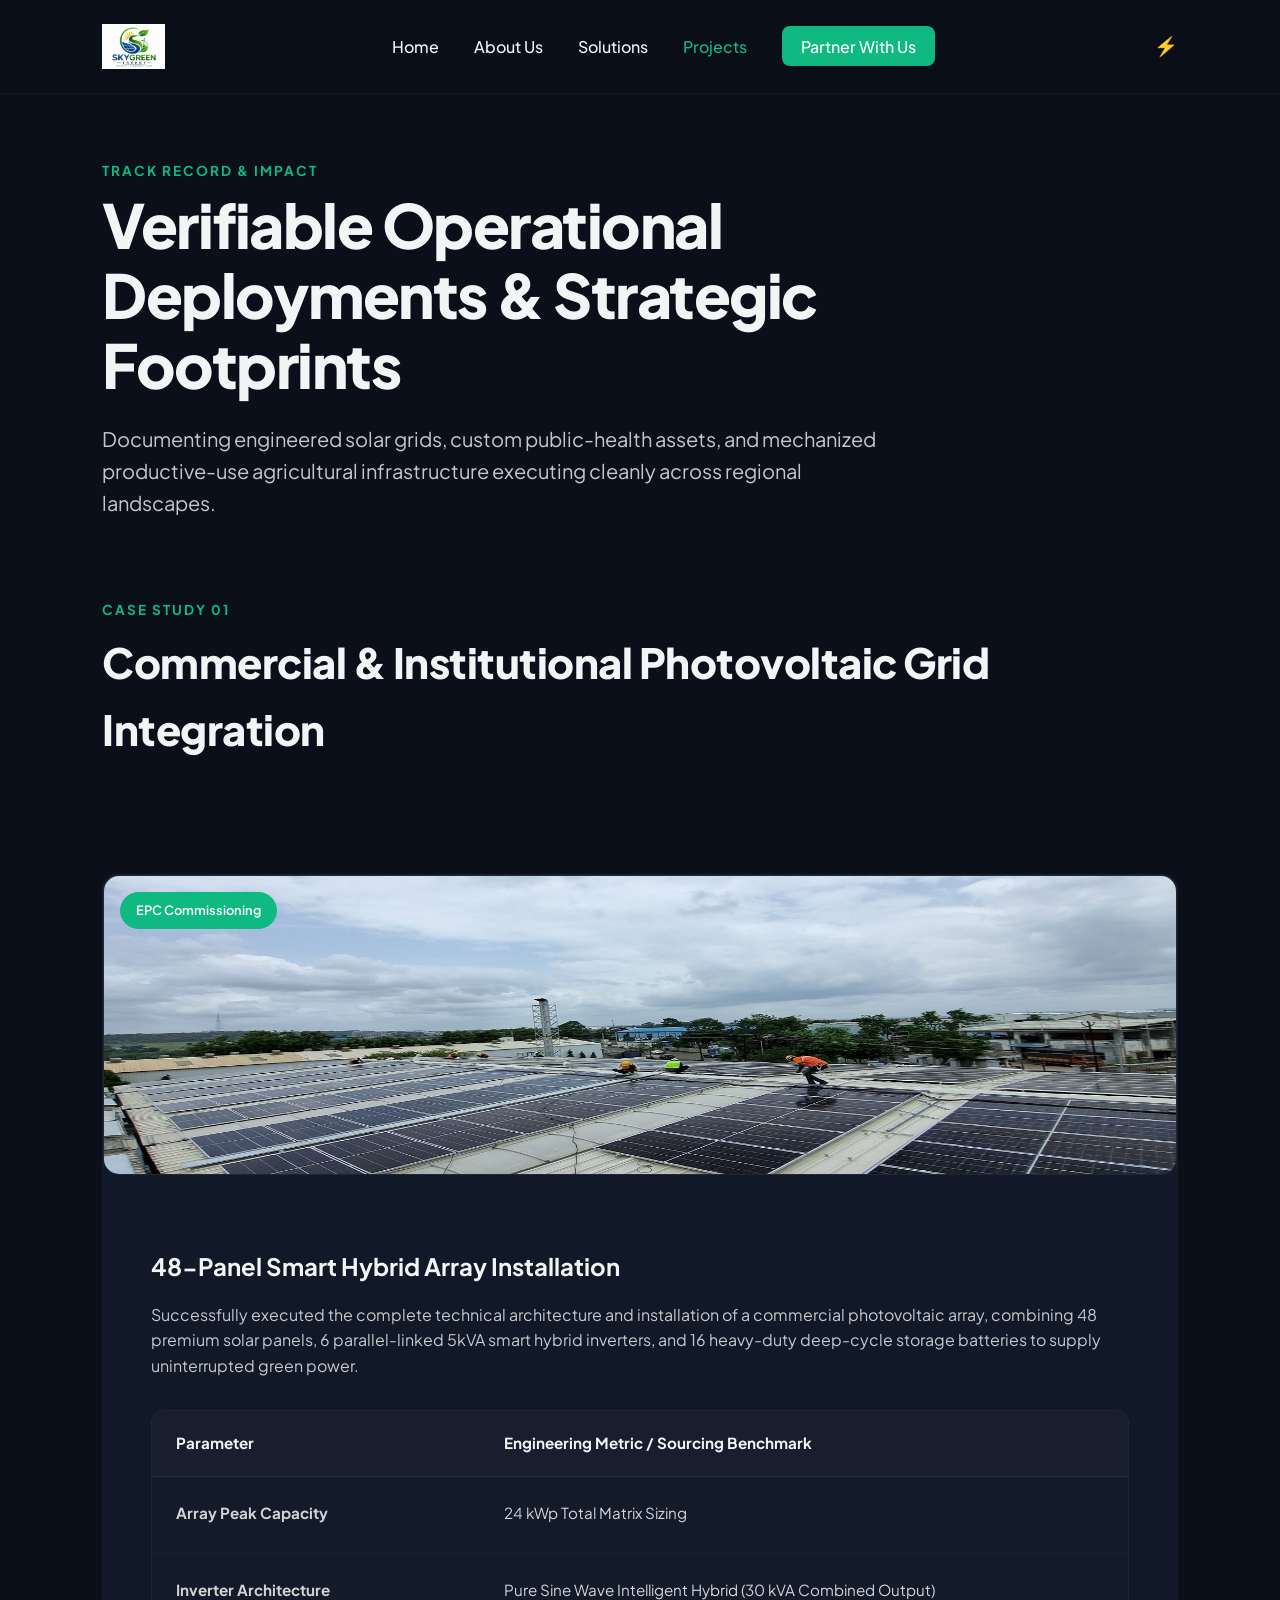
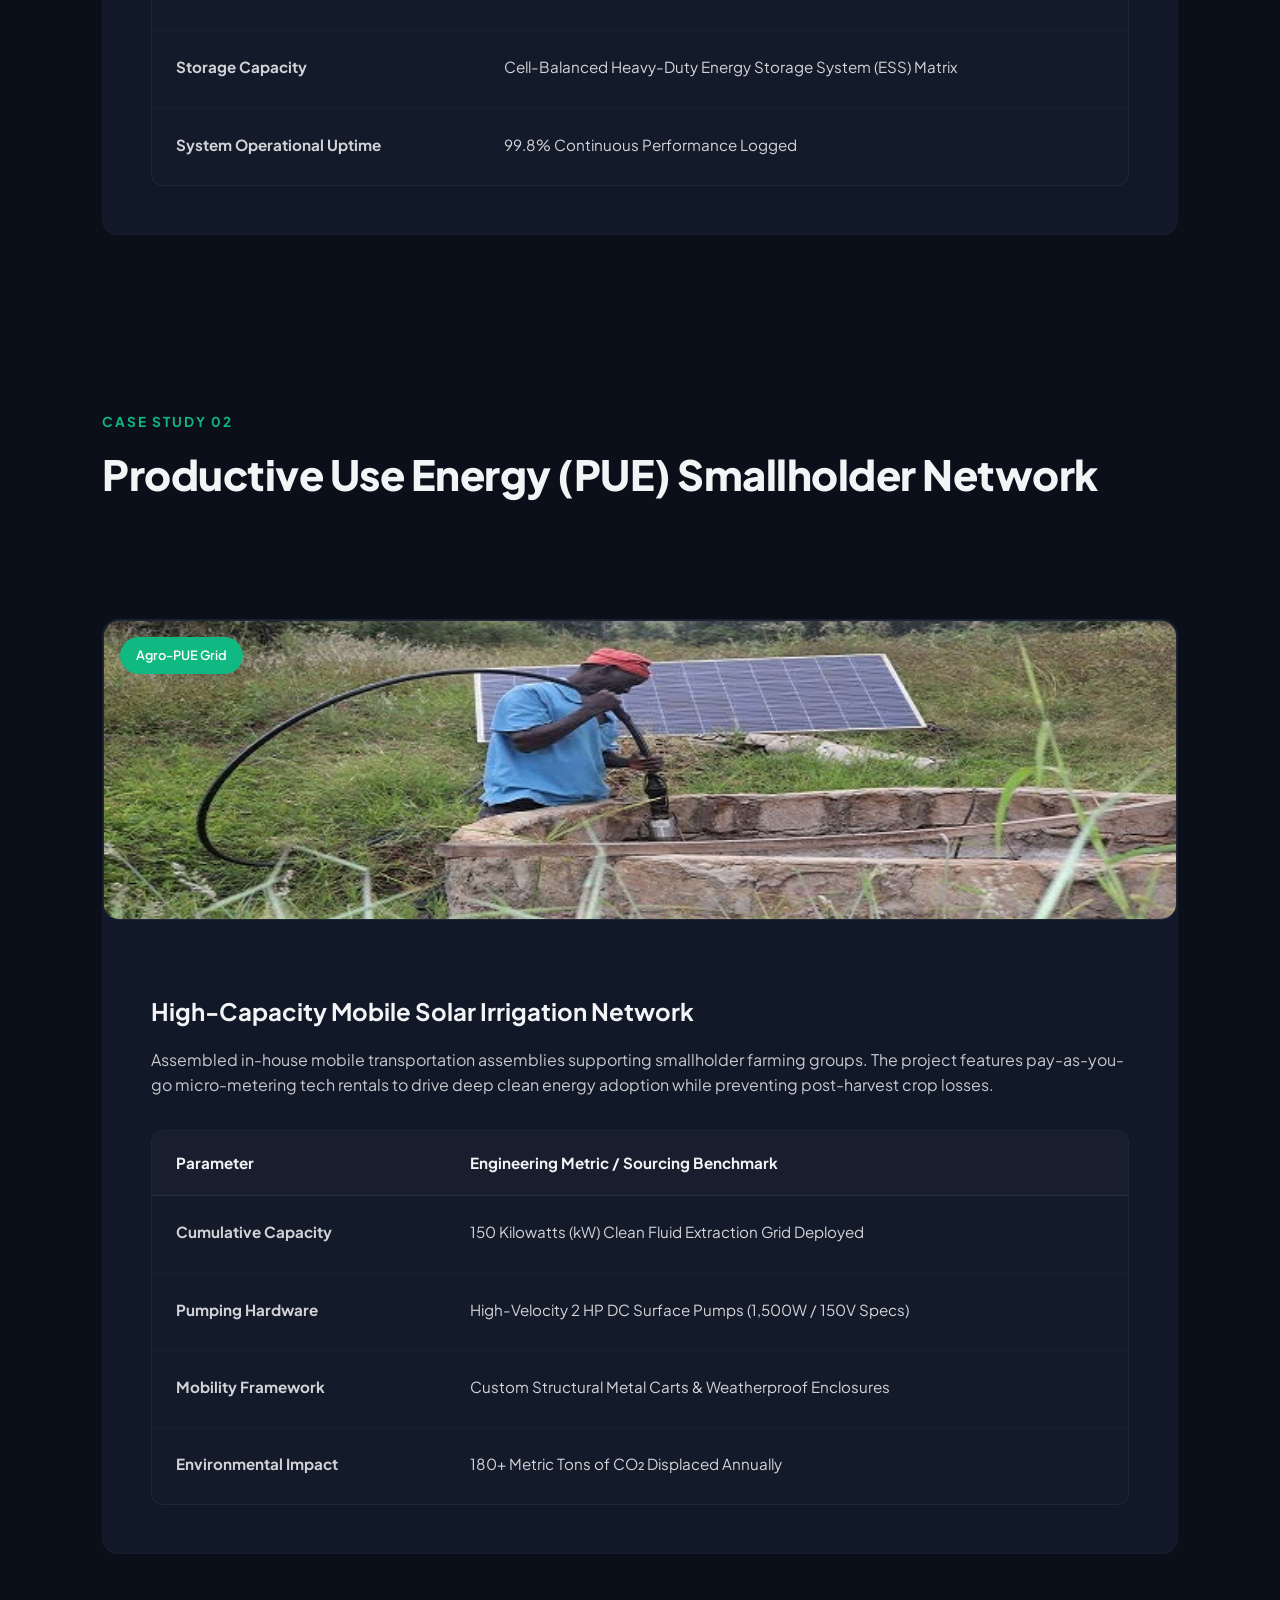
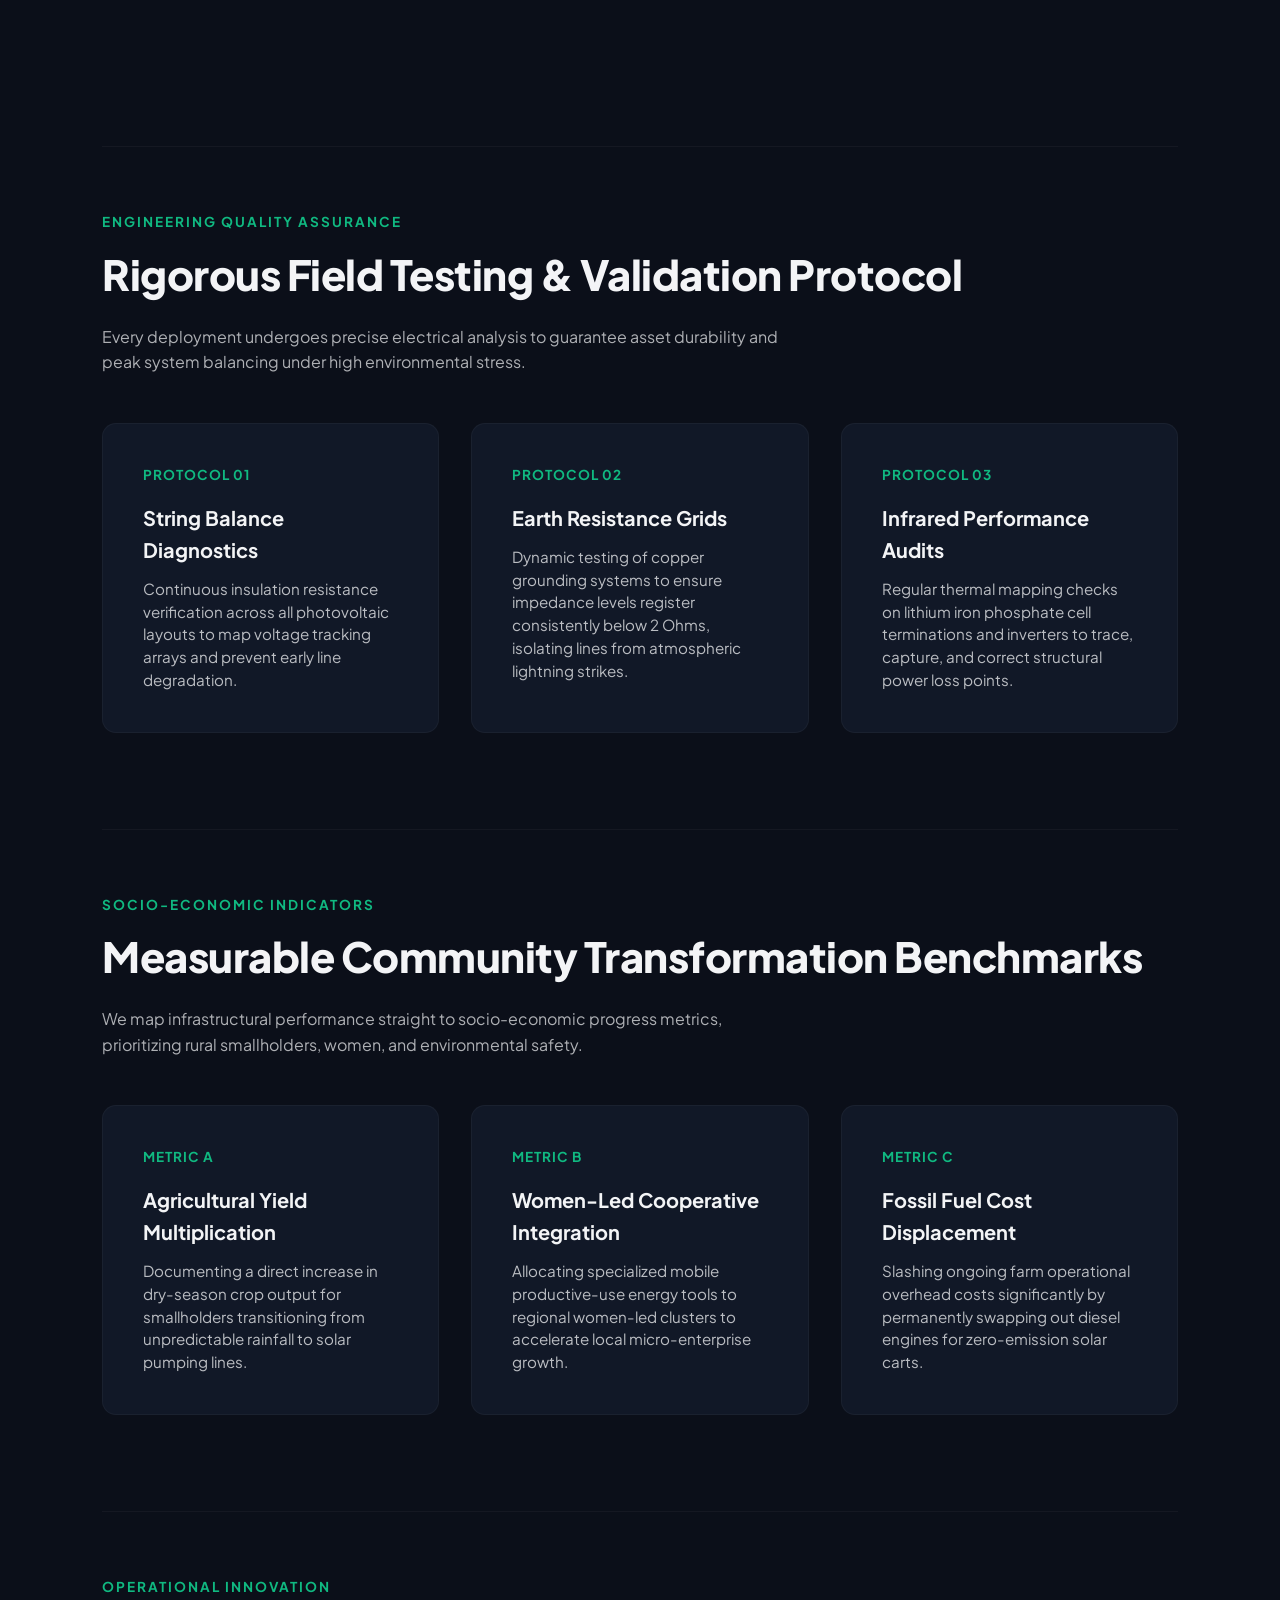
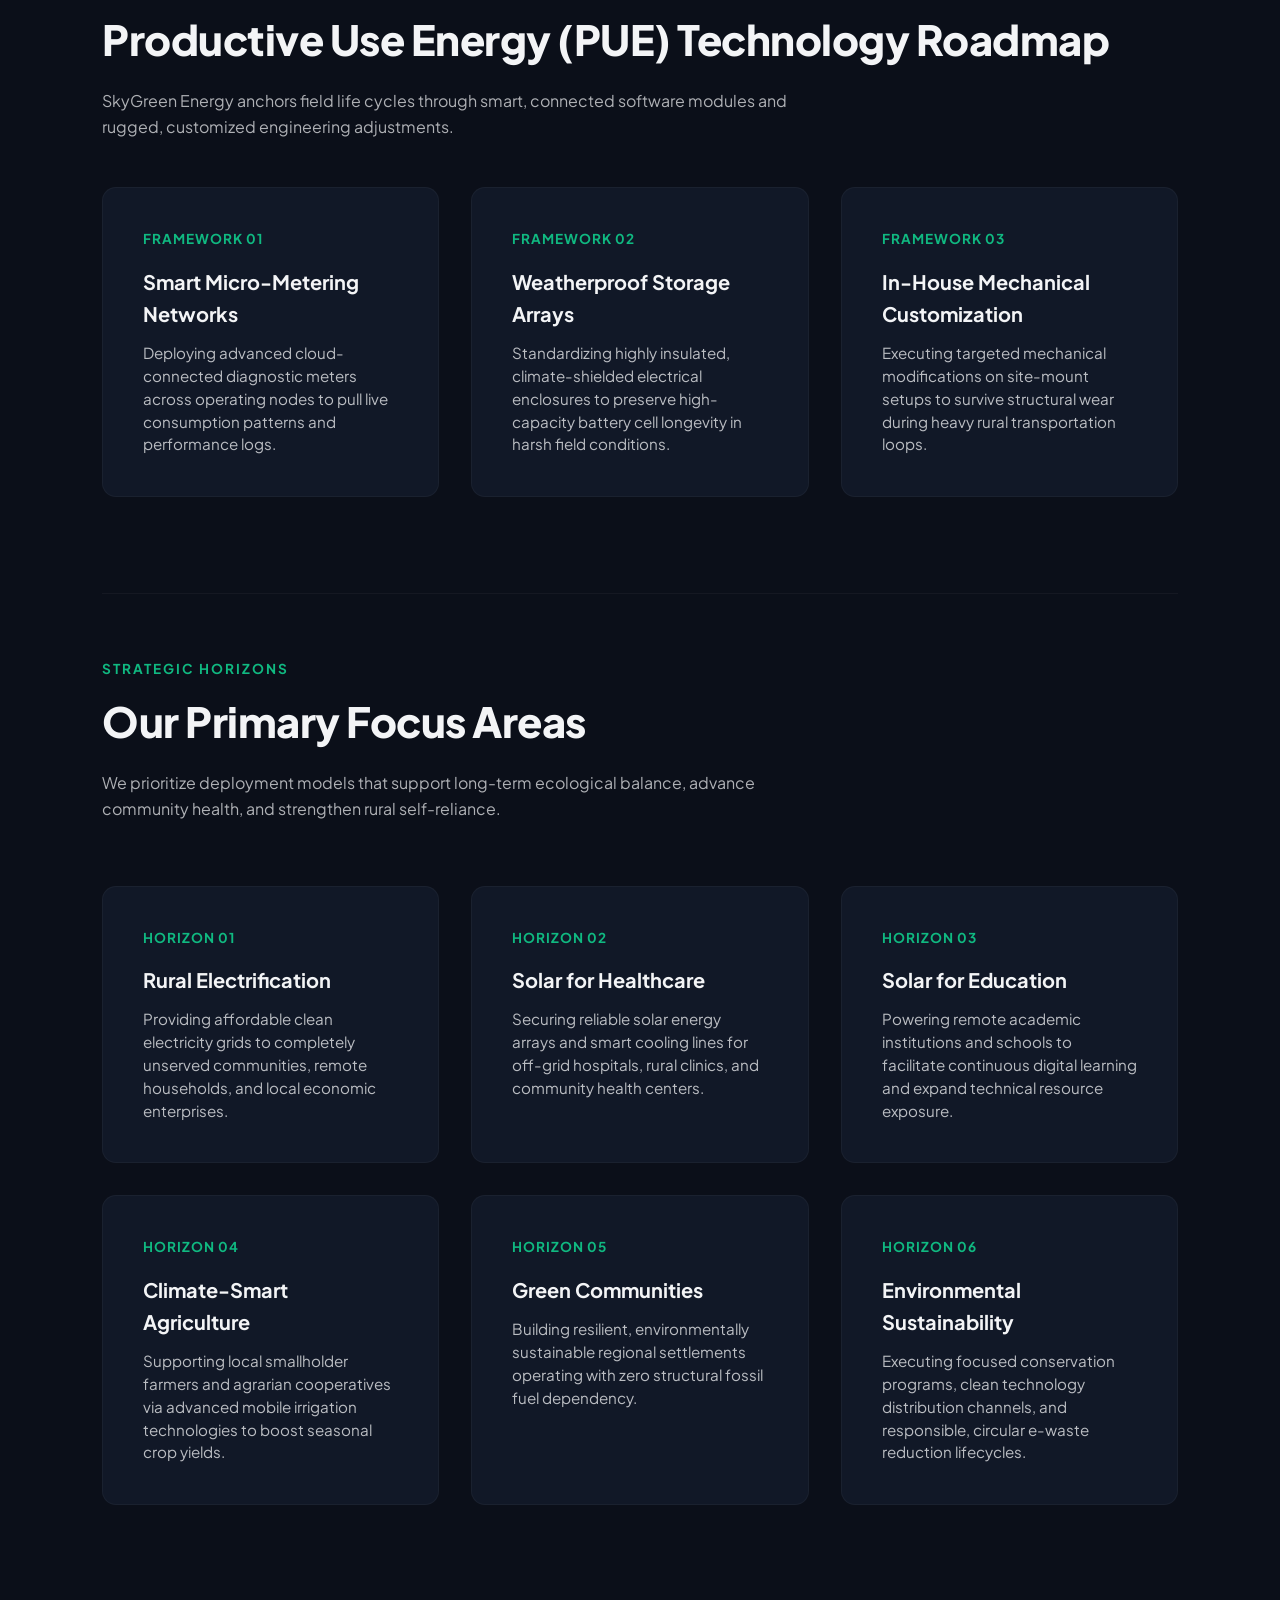
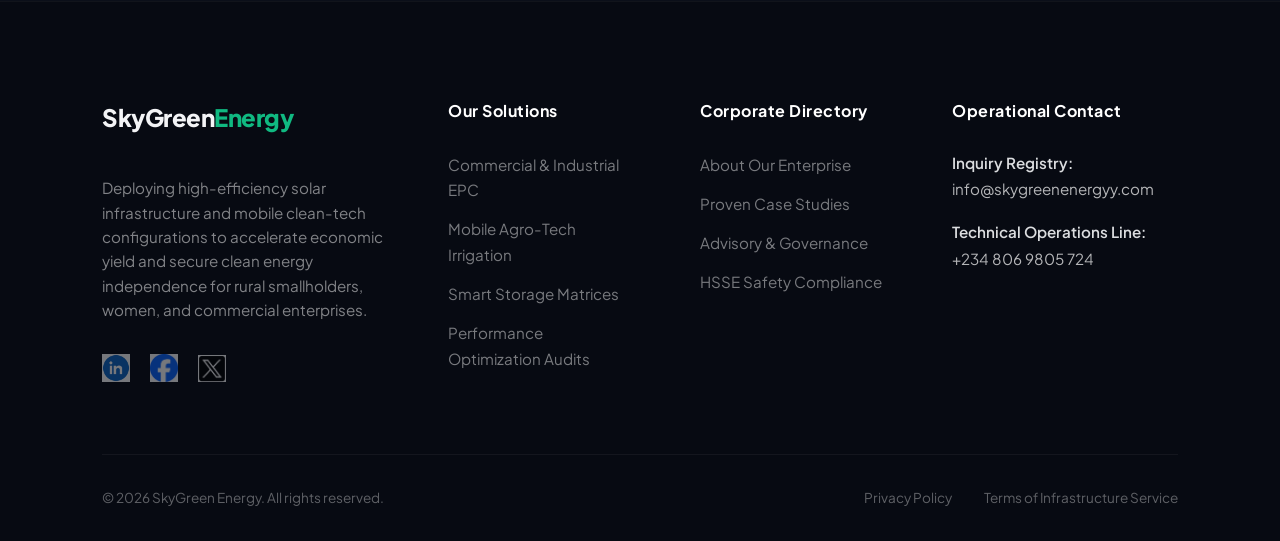
<file: projects.html>
<!DOCTYPE html>
<html lang="en">
<head>
    <meta charset="UTF-8">
    <meta name="viewport" content="width=device-width, initial-scale=1.0">
    <meta name="description" content="SkyGreen Energy provides high-yield clean energy architectures, mobile solar irrigation trolleys, and climate-smart infrastructure across Africa.">
    <meta property="og:title" content="SkyGreen Energy | Premium Solar Infrastructure">
    <meta property="og:image" content="assets/logo.jpg">
    <title>Proven Projects | SkyGreen Energy</title>
    <link href="https://fonts.googleapis.com/css2?family=Plus+Jakarta+Sans:wght@400;500;600;700;800&display=swap" rel="stylesheet">
    <link rel="stylesheet" href="style.css">
</head>
<body>

    <!-- Header Navigation -->
    <header class="navbar">
        <a href="index.html" class="logo-link">
            <img src="assets/logo.jpg" alt="SkyGreen Energy Logo" style="height: 45px; width: auto; display: block;"> 
        </a>
        <nav class="nav-links">
            <a href="index.html" class="nav-link">Home</a>
            <a href="about.html" class="nav-link">About Us</a>
            <a href="solutions.html" class="nav-link">Solutions</a>
            <a href="projects.html" class="nav-link active">Projects</a>
            <a href="contact.html" class="btn-nav">Partner With Us</a>
        </nav>
        <button id="theme-toggle" class="theme-btn">⚡</button>
    </header>


    <main class="page-container">
        <!-- Page Hero Header -->
        <section class="page-hero">
            <span class="sub-title">Track Record & Impact</span>
            <h1>Verifiable Operational Deployments & Strategic Footprints</h1>
            <p class="lead-text">Documenting engineered solar grids, custom public-health assets, and mechanized productive-use agricultural infrastructure executing cleanly across regional landscapes.</p>
        </section>

        <!-- DEEP-DIVE PERFORMANCE LEDGER (TECHNICAL CASE STUDIES) -->
        <section class="case-studies-container" style="margin-bottom: 6rem;">
            
            <!-- Case Study 01 -->
            <div class="section-header" style="text-align: left; margin: 0 0 3rem 0; max-width: 100%;">
                <span class="sub-title">Case Study 01</span>
                <h2>Commercial & Institutional Photovoltaic Grid Integration</h2>
            </div>

            <div class="case-study-card" style="margin-bottom: 4rem; display: flex; flex-direction: column; gap: 1.5rem;">
                <!-- IMAGE ADDITION: Replaced plain color gradient block with an image tag -->
                <div class="cs-image-box" style="position: relative; width: 100%; height: 300px; border-radius: 16px; overflow: hidden; border: 1px solid rgba(255,255,255,0.06);">
                    <img src="assets/project-commercial.jpg" alt="48-Panel Smart Hybrid Array Installation" style="width: 100%; height: 100%; object-fit: cover;">
                    <span class="cs-badge" style="position: absolute; top: 1rem; left: 1rem; background: var(--accent-color); color: white; padding: 0.5rem 1rem; border-radius: 20px; font-size: 0.8rem; font-weight: 600;">EPC Commissioning</span>
                </div>
                <div class="cs-content">
                    <h4>48-Panel Smart Hybrid Array Installation</h4>
                    <p class="cs-desc">Successfully executed the complete technical architecture and installation of a commercial photovoltaic array, combining 48 premium solar panels, 6 parallel-linked 5kVA smart hybrid inverters, and 16 heavy-duty deep-cycle storage batteries to supply uninterrupted green power.</p>
                    
                    <div class="table-responsive" style="margin-top: 1.5rem; background: rgba(255,255,255,0.01);">
                        <table class="specs-table">
                            <thead>
                                <tr>
                                    <th>Parameter</th>
                                    <th>Engineering Metric / Sourcing Benchmark</th>
                                </tr>
                            </thead>
                            <tbody>
                                <tr><td><strong>Array Peak Capacity</strong></td><td>24 kWp Total Matrix Sizing</td></tr>
                                <tr><td><strong>Inverter Architecture</strong></td><td>Pure Sine Wave Intelligent Hybrid (30 kVA Combined Output)</td></tr>
                                <tr><td><strong>Storage Capacity</strong></td><td>Cell-Balanced Heavy-Duty Energy Storage System (ESS) Matrix</td></tr>
                                <tr><td><strong>System Operational Uptime</strong></td><td>99.8% Continuous Performance Logged</td></tr>
                            </tbody>
                        </table>
                    </div>
                </div>
            </div>

            <!-- Case Study 02 -->
            <div class="section-header" style="text-align: left; margin: 4rem 0 3rem 0; max-width: 100%;">
                <span class="sub-title">Case Study 02</span>
                <h2>Productive Use Energy (PUE) Smallholder Network</h2>
            </div>

            <div class="case-study-card" style="margin-bottom: 6rem; display: flex; flex-direction: column; gap: 1.5rem;">
                <!-- IMAGE ADDITION: Replaced plain color gradient block with an image tag -->
                <div class="cs-image-box" style="position: relative; width: 100%; height: 300px; border-radius: 16px; overflow: hidden; border: 1px solid rgba(255,255,255,0.06);">
                    <img src="assets/project-irrigation.jpg" alt="High-Capacity Mobile Solar Irrigation Network" style="width: 100%; height: 100%; object-fit: cover;">
                    <span class="cs-badge" style="position: absolute; top: 1rem; left: 1rem; background: var(--accent-color); color: white; padding: 0.5rem 1rem; border-radius: 20px; font-size: 0.8rem; font-weight: 600;">Agro-PUE Grid</span>
                </div>
                <div class="cs-content">
                    <h4>High-Capacity Mobile Solar Irrigation Network</h4>
                    <p class="cs-desc">Assembled in-house mobile transportation assemblies supporting smallholder farming groups. The project features pay-as-you-go micro-metering tech rentals to drive deep clean energy adoption while preventing post-harvest crop losses.</p>
                    
                    <div class="table-responsive" style="margin-top: 1.5rem; background: rgba(255,255,255,0.01);">
                        <table class="specs-table">
                            <thead>
                                <tr>
                                    <th>Parameter</th>
                                    <th>Engineering Metric / Sourcing Benchmark</th>
                                </tr>
                            </thead>
                            <tbody>
                                <tr><td><strong>Cumulative Capacity</strong></td><td>150 Kilowatts (kW) Clean Fluid Extraction Grid Deployed</td></tr>
                                <tr><td><strong>Pumping Hardware</strong></td><td>High-Velocity 2 HP DC Surface Pumps (1,500W / 150V Specs)</td></tr>
                                <tr><td><strong>Mobility Framework</strong></td><td>Custom Structural Metal Carts & Weatherproof Enclosures</td></tr>
                                <tr><td><strong>Environmental Impact</strong></td><td>180+ Metric Tons of CO₂ Displaced Annually</td></tr>
                            </tbody>
                        </table>
                    </div>
                </div>
            </div>
        </section>

        <!-- TECHNICAL FIELD QUALITY & TESTING LEDGER -->
        <section class="quality-ledger-section" style="margin-bottom: 6rem; padding-top: 4rem; border-top: 1px solid rgba(255, 255, 255, 0.04);">
            <div class="section-header" style="text-align: left; margin: 0 0 3rem 0; max-width: 100%;">
                <span class="sub-title">Engineering Quality Assurance</span>
                <h2>Rigorous Field Testing & Validation Protocol</h2>
                <p style="color: var(--text-muted); max-width: 700px; margin-top: 0.5rem;">Every deployment undergoes precise electrical analysis to guarantee asset durability and peak system balancing under high environmental stress.</p>
            </div>

            <div class="focus-matrix-grid">
                <div class="focus-matrix-card">
                    <span class="focus-number">Protocol 01</span>
                    <h4>String Balance Diagnostics</h4>
                    <p>Continuous insulation resistance verification across all photovoltaic layouts to map voltage tracking arrays and prevent early line degradation.</p>
                </div>
                <div class="focus-matrix-card">
                    <span class="focus-number">Protocol 02</span>
                    <h4>Earth Resistance Grids</h4>
                    <p>Dynamic testing of copper grounding systems to ensure impedance levels register consistently below 2 Ohms, isolating lines from atmospheric lightning strikes.</p>
                </div>
                <div class="focus-matrix-card">
                    <span class="focus-number">Protocol 03</span>
                    <h4>Infrared Performance Audits</h4>
                    <p>Regular thermal mapping checks on lithium iron phosphate cell terminations and inverters to trace, capture, and correct structural power loss points.</p>
                </div>
            </div>
        </section>

        <!-- SOCIO-ECONOMIC IMPACT & DEMOGRAPHICS MATRIX -->
        <section class="impact-matrix-section" style="margin-bottom: 6rem; padding-top: 4rem; border-top: 1px solid rgba(255, 255, 255, 0.04);">
            <div class="section-header" style="text-align: left; margin: 0 0 3rem 0; max-width: 100%;">
                <span class="sub-title">Socio-Economic Indicators</span>
                <h2>Measurable Community Transformation Benchmarks</h2>
                <p style="color: var(--text-muted); max-width: 700px; margin-top: 0.5rem;">We map infrastructural performance straight to socio-economic progress metrics, prioritizing rural smallholders, women, and environmental safety.</p>
            </div>

            <div class="focus-matrix-grid">
                <div class="focus-matrix-card">
                    <span class="focus-number">Metric A</span>
                    <h4>Agricultural Yield Multiplication</h4>
                    <p>Documenting a direct increase in dry-season crop output for smallholders transitioning from unpredictable rainfall to solar pumping lines.</p>
                </div>
                <div class="focus-matrix-card">
                    <span class="focus-number">Metric B</span>
                    <h4>Women-Led Cooperative Integration</h4>
                    <p>Allocating specialized mobile productive-use energy tools to regional women-led clusters to accelerate local micro-enterprise growth.</p>
                </div>
                <div class="focus-matrix-card">
                    <span class="focus-number">Metric C</span>
                    <h4>Fossil Fuel Cost Displacement</h4>
                    <p>Slashing ongoing farm operational overhead costs significantly by permanently swapping out diesel engines for zero-emission solar carts.</p>
                </div>
            </div>
        </section>

        <!-- PRODUCTIVE USE ENERGY (PUE) TECHNOLOGY ROADMAP -->
        <section class="pue-roadmap-section" style="margin-bottom: 6rem; padding-top: 4rem; border-top: 1px solid rgba(255, 255, 255, 0.04);">
            <div class="section-header" style="text-align: left; margin: 0 0 3rem 0; max-width: 100%;">
                <span class="sub-title">Operational Innovation</span>
                <h2>Productive Use Energy (PUE) Technology Roadmap</h2>
                <p style="color: var(--text-muted); max-width: 700px; margin-top: 0.5rem;">SkyGreen Energy anchors field life cycles through smart, connected software modules and rugged, customized engineering adjustments.</p>
            </div>

            <div class="focus-matrix-grid">
                <div class="focus-matrix-card">
                    <span class="focus-number">Framework 01</span>
                    <h4>Smart Micro-Metering Networks</h4>
                    <p>Deploying advanced cloud-connected diagnostic meters across operating nodes to pull live consumption patterns and performance logs.</p>
                </div>
                <div class="focus-matrix-card">
                    <span class="focus-number">Framework 02</span>
                    <h4>Weatherproof Storage Arrays</h4>
                    <p>Standardizing highly insulated, climate-shielded electrical enclosures to preserve high-capacity battery cell longevity in harsh field conditions.</p>
                </div>
                <div class="focus-matrix-card">
                    <span class="focus-number">Framework 03</span>
                    <h4>In-House Mechanical Customization</h4>
                    <p>Executing targeted mechanical modifications on site-mount setups to survive structural wear during heavy rural transportation loops.</p>
                </div>
            </div>
        </section>

        <!-- STRATEGIC DEVELOPMENT FOCUS AREAS -->
        <section class="focus-areas-section" style="padding-top: 4rem; border-top: 1px solid rgba(255, 255, 255, 0.04);">
            <div class="section-header" style="text-align: left; margin: 0 0 4rem 0; max-width: 100%;">
                <span class="sub-title">Strategic Horizons</span>
                <h2>Our Primary Focus Areas</h2>
                <p style="color: var(--text-muted); max-width: 700px; margin-top: 0.5rem;">We prioritize deployment models that support long-term ecological balance, advance community health, and strengthen rural self-reliance.</p>
            </div>
            
            <div class="focus-matrix-grid">
                <div class="focus-matrix-card">
                    <span class="focus-number">Horizon 01</span>
                    <h4>Rural Electrification</h4>
                    <p>Providing affordable clean electricity grids to completely unserved communities, remote households, and local economic enterprises.</p>
                </div>
                <div class="focus-matrix-card">
                    <span class="focus-number">Horizon 02</span>
                    <h4>Solar for Healthcare</h4>
                    <p>Securing reliable solar energy arrays and smart cooling lines for off-grid hospitals, rural clinics, and community health centers.</p>
                </div>
                <div class="focus-matrix-card">
                    <span class="focus-number">Horizon 03</span>
                    <h4>Solar for Education</h4>
                    <p>Powering remote academic institutions and schools to facilitate continuous digital learning and expand technical resource exposure.</p>
                </div>
                <div class="focus-matrix-card">
                    <span class="focus-number">Horizon 04</span>
                    <h4>Climate-Smart Agriculture</h4>
                    <p>Supporting local smallholder farmers and agrarian cooperatives via advanced mobile irrigation technologies to boost seasonal crop yields.</p>
                </div>
                <div class="focus-matrix-card">
                    <span class="focus-number">Horizon 05</span>
                    <h4>Green Communities</h4>
                    <p>Building resilient, environmentally sustainable regional settlements operating with zero structural fossil fuel dependency.</p>
                </div>
                <div class="focus-matrix-card">
                    <span class="focus-number">Horizon 06</span>
                    <h4>Environmental Sustainability</h4>
                    <p>Executing focused conservation programs, clean technology distribution channels, and responsible, circular e-waste reduction lifecycles.</p>
                </div>
            </div>
        </section>
    </main>

    <!-- Premium Shared Corporate Footer -->
    <footer class="corporate-footer">
        <div class="footer-top-grid">
            
            <!-- Column 1: Brand & Strategic Vision -->
            <div class="footer-brand-column">
                <div class="logo" style="margin-bottom: 1rem;">SkyGreen<span>Energy</span></div>
                <p class="brand-mission-statement">
                    Deploying high-efficiency solar infrastructure and mobile clean-tech configurations to accelerate economic yield and secure clean energy independence for rural smallholders, women, and commercial enterprises.
                </p>
                <div class="social-links-row">
                    <!-- FIXED: Normalized link item parameters and layout dimensions -->
                    <a href="https://linkedin.com" target="_blank" aria-label="LinkedIn">
                        <img src="assets/linkedin.png" alt="LinkedIn" style="width: 28px; height: 28px; object-fit: contain;">
                    </a>
                    <a href="https://facebook.com" target="_blank" aria-label="Facebook">
                        <img src="assets/facebook.png" alt="Facebook" style="width: 28px; height: 28px; object-fit: contain;">
                    </a>
                    <a href="https://x.com" target="_blank" aria-label="Twitter / X">
                        <img src="assets/twitter.png" alt="Twitter X" style="width: 28px; height: 28px; object-fit: contain;">
                    </a>
                </div>
            </div>

            <!-- Column 2: Solutions Map -->
            <div class="footer-links-column">
                <h4>Our Solutions</h4>
                <ul>
                    <li><a href="solutions.html#renewable-energy">Commercial & Industrial EPC</a></li>
                    <li><a href="solutions.html#sustainable-agro">Mobile Agro-Tech Irrigation</a></li>
                    <li><a href="solutions.html#renewable-energy">Smart Storage Matrices</a></li>
                    <li><a href="solutions.html#engineering">Performance Optimization Audits</a></li>
                </ul>
            </div>

            <!-- Column 3: Corporate Directory -->
            <div class="footer-links-column">
                <h4>Corporate Directory</h4>
                <ul>
                    <li><a href="about.html">About Our Enterprise</a></li>
                    <li><a href="projects.html">Proven Case Studies</a></li>
                    <li><a href="solutions.html#renewable-energy">Advisory & Governance</a></li>
                    <li><a href="solutions.html#capacity-building">HSSE Safety Compliance</a></li>
                </ul>
            </div>

            <!-- Column 4: Operational Hub Contact -->
            <div class="footer-links-column">
                <h4>Operational Contact</h4>
                <ul class="contact-details-list">
                    <li>
                        <strong>Inquiry Registry:</strong>
                        <a href="mailto:info@skygreenenergyy.com">info@skygreenenergyy.com</a>
                    </li>
                    <li>
                        <strong>Technical Operations Line:</strong>
                        <a href="tel:+2348069805724">+234 806 9805 724</a>
                    </li>
                </ul>
            </div>

        </div>

        <!-- Footer Bottom Baseline Credit Line -->
        <div class="footer-bottom-baseline">
            <p>&copy; 2026 SkyGreen Energy. All rights reserved.</p>
            <div class="baseline-policies">
                <a href="#">Privacy Policy</a>
                <a href="#">Terms of Infrastructure Service</a>
            </div>
        </div>
    </footer>

    <script src="script.js"></script>
</body>
</html>
</file>
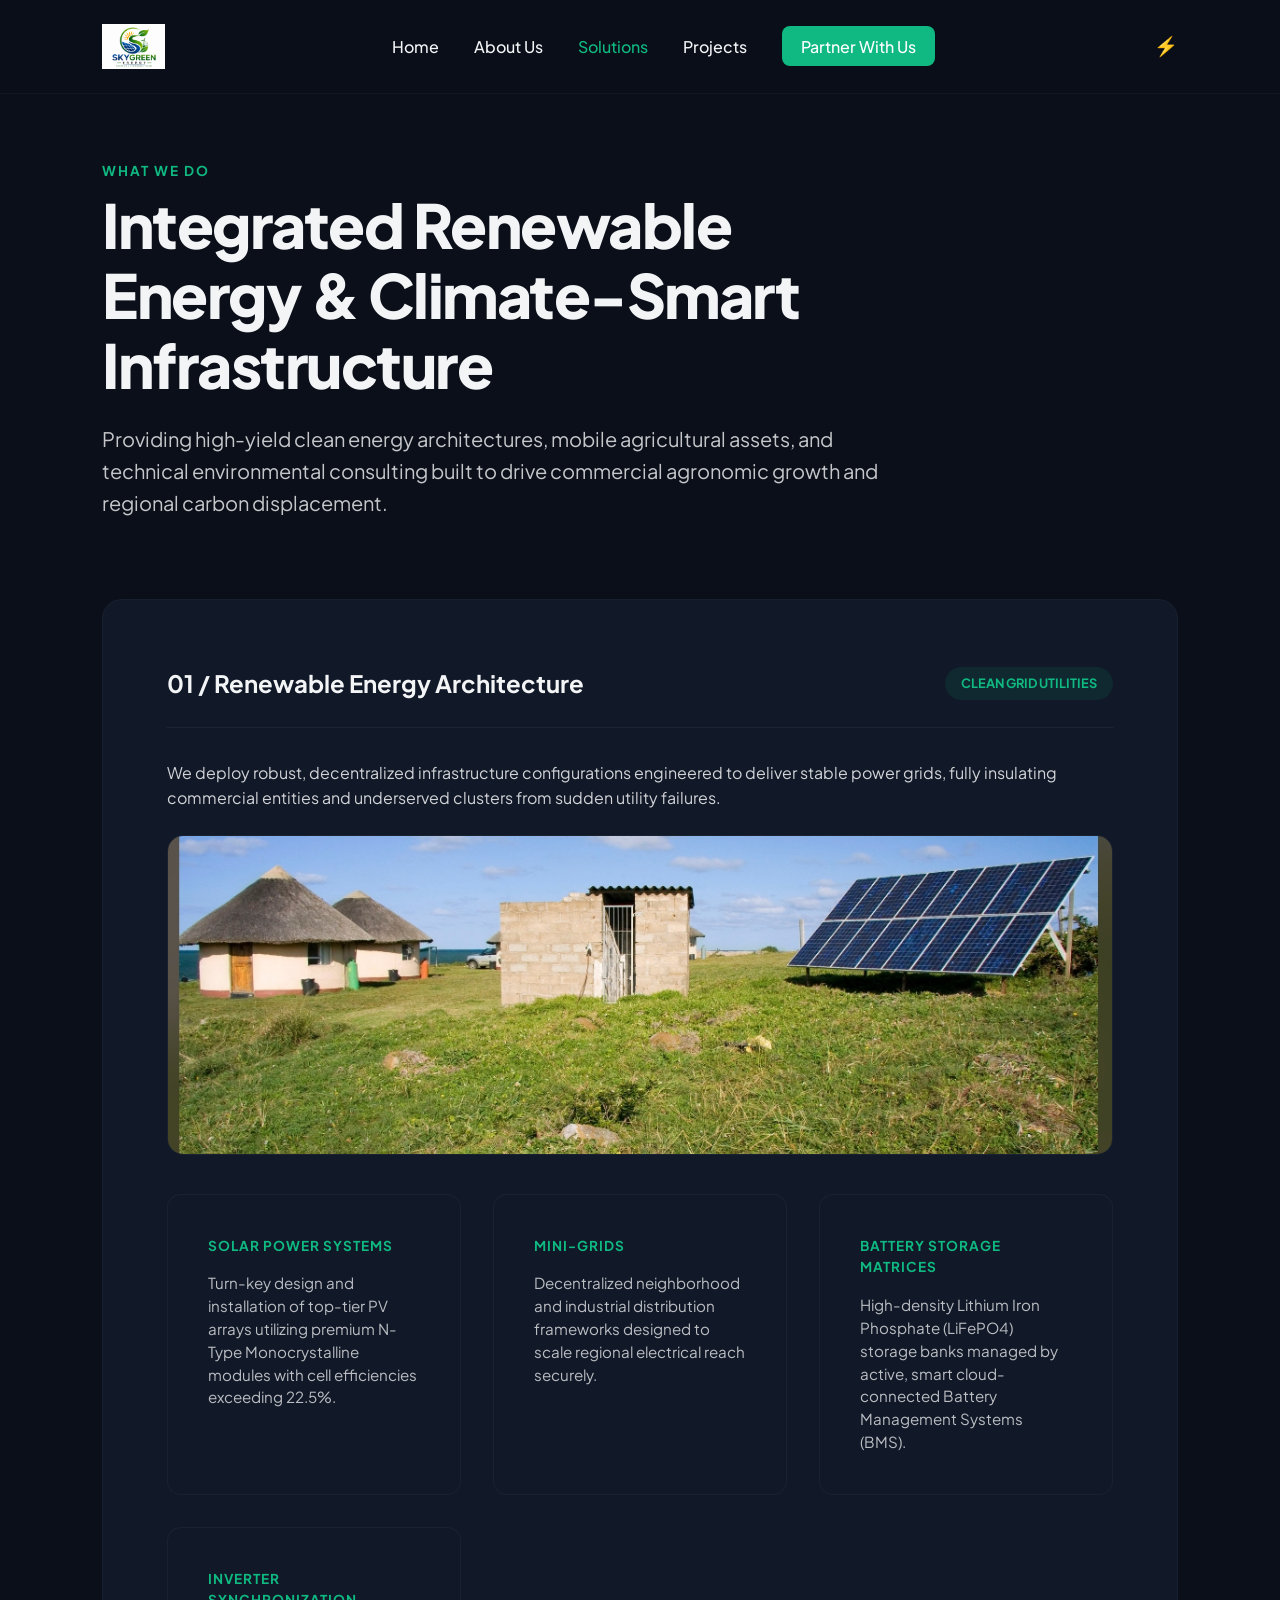
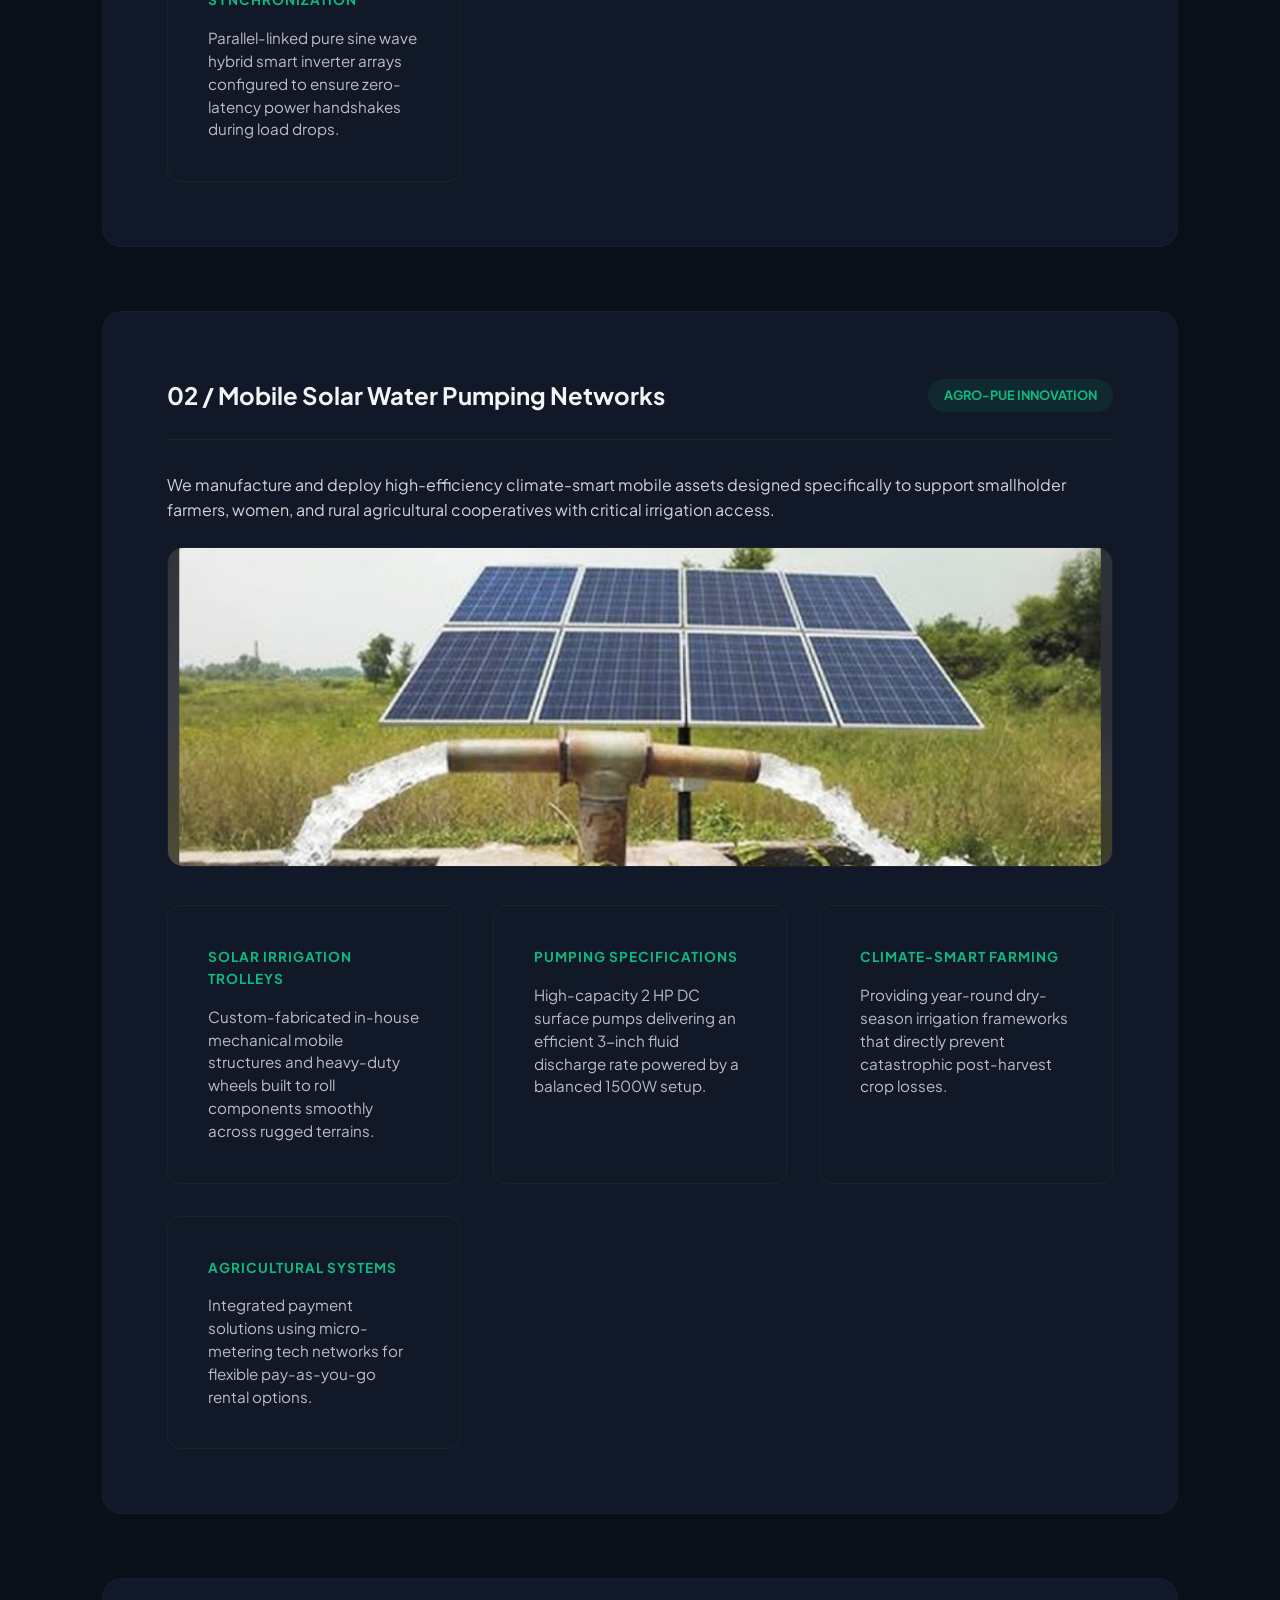
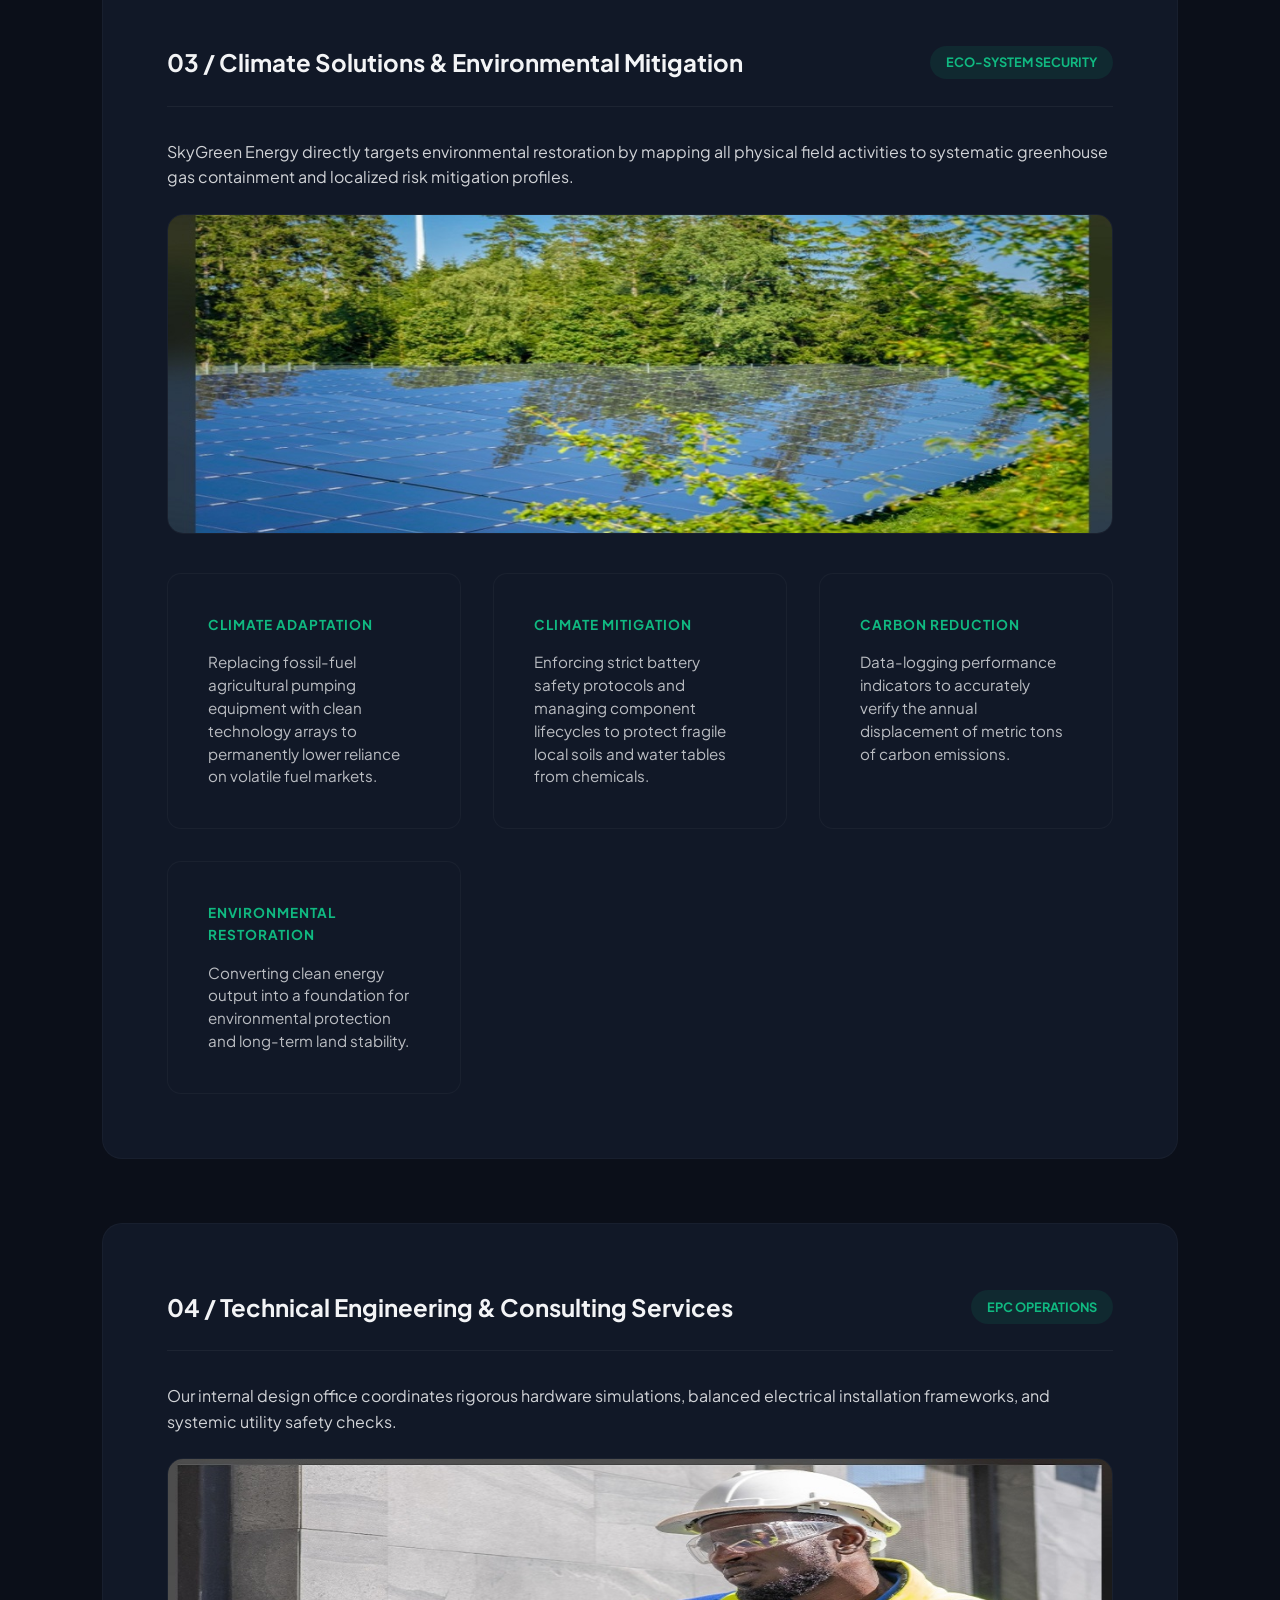
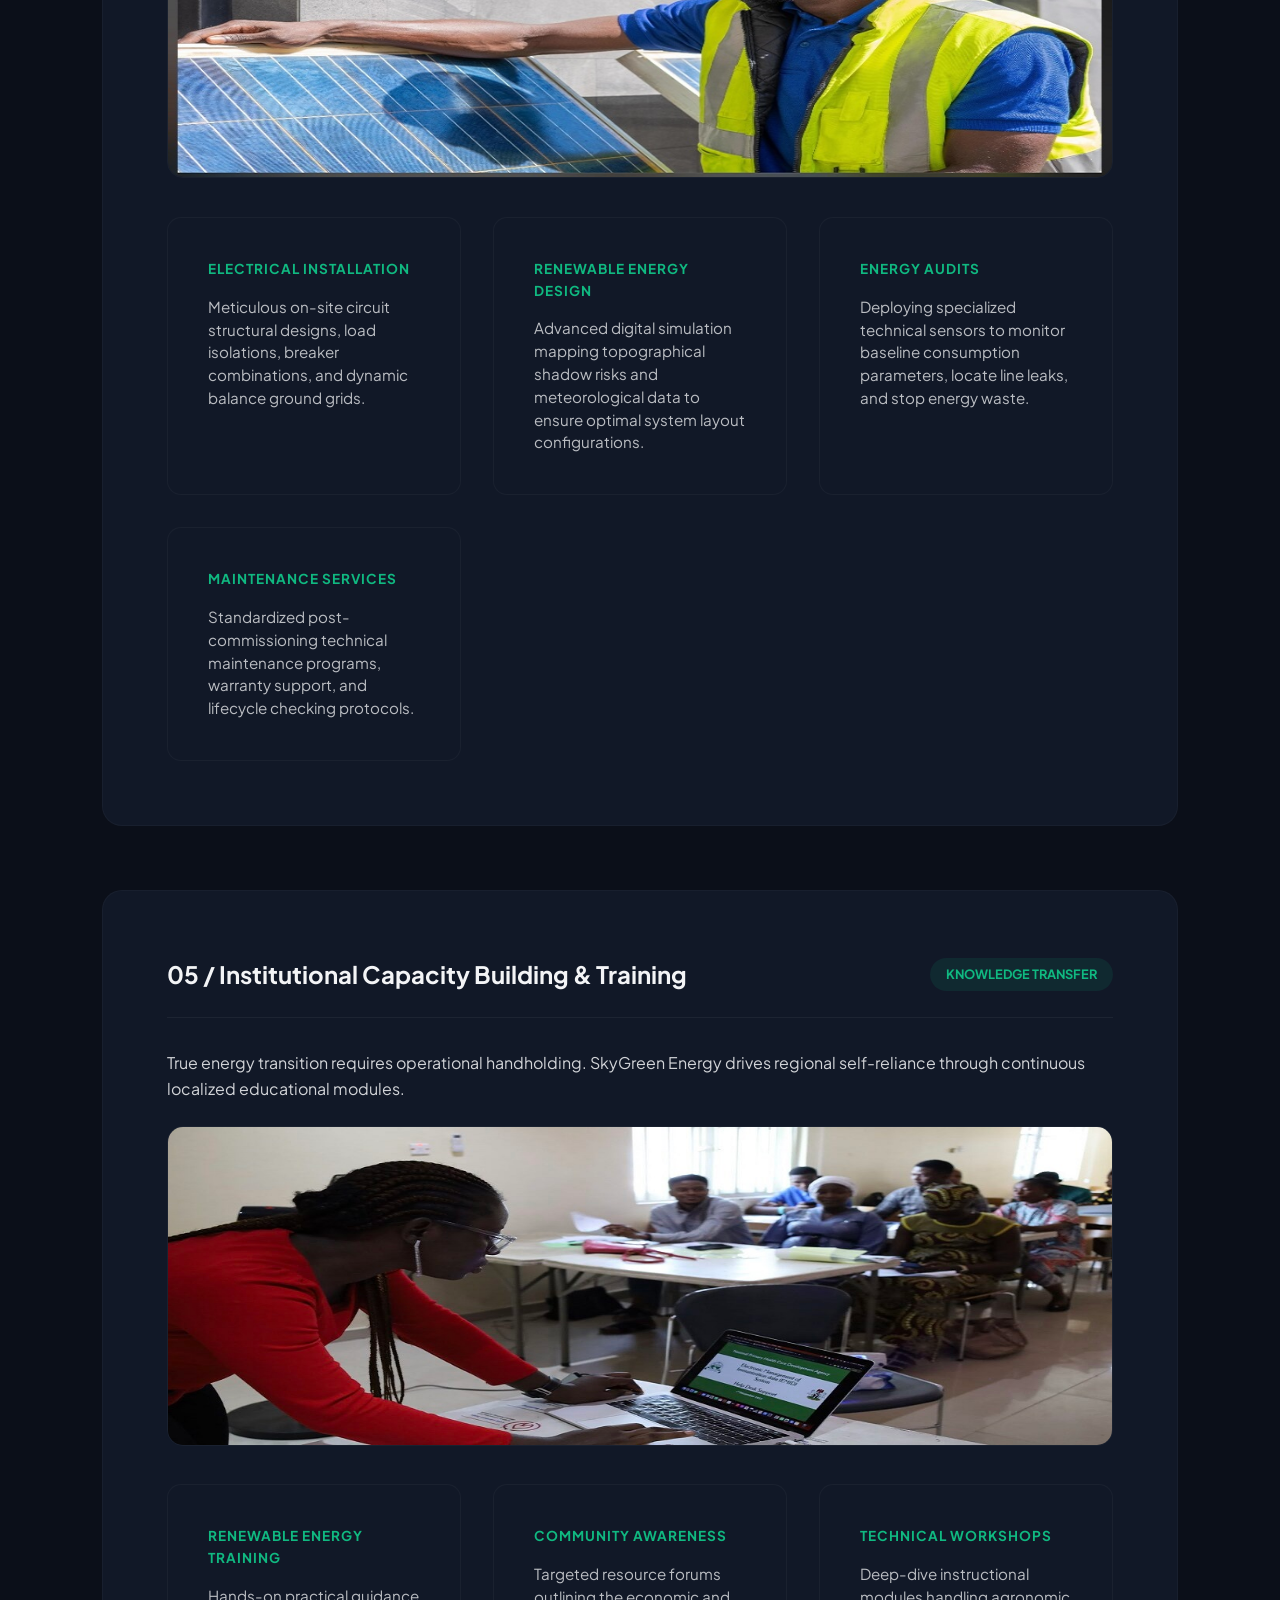
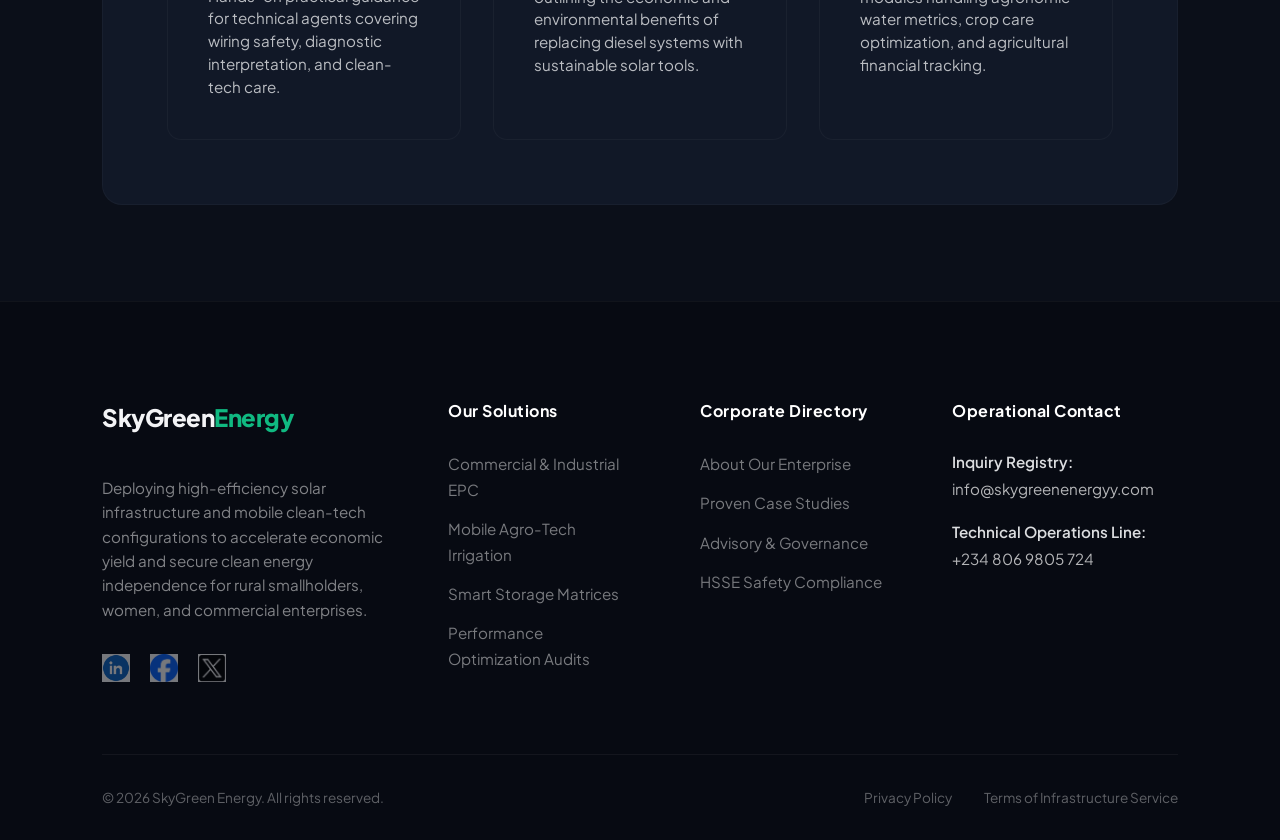
<file: solutions.html>
<!DOCTYPE html>
<html lang="en">
<head>
    <meta charset="UTF-8">
    <meta name="viewport" content="width=device-width, initial-scale=1.0">
    <meta name="description" content="SkyGreen Energy provides high-yield clean energy architectures, mobile solar irrigation trolleys, and climate-smart infrastructure across Africa.">
    <meta property="og:title" content="SkyGreen Energy | Premium Solar Infrastructure">
    <meta property="og:image" content="assets/logo.jpg">
    <title>Our Solutions | SkyGreen Energy</title>
    <link href="https://fonts.googleapis.com/css2?family=Plus+Jakarta+Sans:wght@400;500;600;700;800&display=swap" rel="stylesheet">
    <link rel="stylesheet" href="style.css">
</head>
<body>

    <!-- Header Navigation -->
    <header class="navbar">
        <a href="index.html" class="logo-link">
            <img src="assets/logo.jpg" alt="SkyGreen Energy Logo" style="height: 45px; width: auto; display: block;"> 
        </a>
        <nav class="nav-links">
            <a href="index.html" class="nav-link">Home</a>
            <a href="about.html" class="nav-link">About Us</a>
            <a href="solutions.html" class="nav-link active">Solutions</a>
            <a href="projects.html" class="nav-link">Projects</a>
            <a href="contact.html" class="btn-nav">Partner With Us</a>
        </nav>
        <button id="theme-toggle" class="theme-btn">⚡</button>
    </header>
    

    <main class="page-container">
        <section class="page-hero">
            <span class="sub-title">What We Do</span>
            <h1>Integrated Renewable Energy & Climate-Smart Infrastructure</h1>
            <p class="lead-text">Providing high-yield clean energy architectures, mobile agricultural assets, and technical environmental consulting built to drive commercial agronomic growth and regional carbon displacement.</p>
        </section>

        <!-- Solutions Master Layout -->
        <section class="detailed-solutions-grid">
            
            <!-- Category 1: Renewable Energy Architecture -->
            <div id="renewable-energy" class="detailed-solution-block">
                <div class="solution-header-row">
                    <h2>01 / Renewable Energy Architecture</h2>
                    <span class="tech-tag">Clean Grid Utilities</span>
                </div>
                <p style="margin-bottom: 1.5rem; opacity: 0.85;">We deploy robust, decentralized infrastructure configurations engineered to deliver stable power grids, fully insulating commercial entities and underserved clusters from sudden utility failures.</p>
                
                <!-- IMAGE ADDITION: High-efficiency monocrystalline grid array setup -->
                <img src="assets/solution-grid.jpg" alt="Decentralized Commercial Solar Array Installation" style="width: 100%; height: 320px; object-fit: cover; border-radius: 16px; margin-bottom: 2rem; border: 1px solid rgba(255,255,255,0.04);">
                
                <div class="focus-matrix-grid" style="margin-top: 0;">
                    <div class="focus-matrix-card">
                        <span class="focus-number">Solar Power Systems</span>
                        <p>Turn-key design and installation of top-tier PV arrays utilizing premium N-Type Monocrystalline modules with cell efficiencies exceeding 22.5%.</p>
                    </div>
                    <div class="focus-matrix-card">
                        <span class="focus-number">Mini-Grids</span>
                        <p>Decentralized neighborhood and industrial distribution frameworks designed to scale regional electrical reach securely.</p>
                    </div>
                    <div class="focus-matrix-card">
                        <span class="focus-number">Battery Storage Matrices</span>
                        <p>High-density Lithium Iron Phosphate (LiFePO4) storage banks managed by active, smart cloud-connected Battery Management Systems (BMS).</p>
                    </div>
                    <div class="focus-matrix-card">
                        <span class="focus-number">Inverter Synchronization</span>
                        <p>Parallel-linked pure sine wave hybrid smart inverter arrays configured to ensure zero-latency power handshakes during load drops.</p>
                    </div>
                </div>
            </div>

            <!-- Category 2: Sustainable Agriculture & PUE -->
            <div id="sustainable-agro" class="detailed-solution-block">
                <div class="solution-header-row">
                    <h2>02 / Mobile Solar Water Pumping Networks</h2>
                    <span class="tech-tag">Agro-PUE Innovation</span>
                </div>
                <p style="margin-bottom: 1.5rem; opacity: 0.85;">We manufacture and deploy high-efficiency climate-smart mobile assets designed specifically to support smallholder farmers, women, and rural agricultural cooperatives with critical irrigation access.</p>
                
                <!-- IMAGE ADDITION: Mobile solar irrigation trolley in agricultural field terrain -->
                <img src="assets/solution-agro.jpg" alt="Mobile Solar Water Pumping Network Equipment" style="width: 100%; height: 320px; object-fit: cover; border-radius: 16px; margin-bottom: 2rem; border: 1px solid rgba(255,255,255,0.04);">
                
                <div class="focus-matrix-grid" style="margin-top: 0;">
                    <div class="focus-matrix-card">
                        <span class="focus-number">Solar Irrigation Trolleys</span>
                        <p>Custom-fabricated in-house mechanical mobile structures and heavy-duty wheels built to roll components smoothly across rugged terrains.</p>
                    </div>
                    <div class="focus-matrix-card">
                        <span class="focus-number">Pumping Specifications</span>
                        <p>High-capacity 2 HP DC surface pumps delivering an efficient 3-inch fluid discharge rate powered by a balanced 1500W setup.</p>
                    </div>
                    <div class="focus-matrix-card">
                        <span class="focus-number">Climate-Smart Farming</span>
                        <p>Providing year-round dry-season irrigation frameworks that directly prevent catastrophic post-harvest crop losses.</p>
                    </div>
                    <div class="focus-matrix-card">
                        <span class="focus-number">Agricultural Systems</span>
                        <p>Integrated payment solutions using micro-metering tech networks for flexible pay-as-you-go rental options.</p>
                    </div>
                </div>
            </div>

            <!-- Category 3: Climate Solutions & Mitigation -->
            <div id="climate-solutions" class="detailed-solution-block">
                <div class="solution-header-row">
                    <h2>03 / Climate Solutions & Environmental Mitigation</h2>
                    <span class="tech-tag">Eco-System Security</span>
                </div>
                <p style="margin-bottom: 1.5rem; opacity: 0.85;">SkyGreen Energy directly targets environmental restoration by mapping all physical field activities to systematic greenhouse gas containment and localized risk mitigation profiles.</p>
                
                <!-- IMAGE ADDITION: Environmental monitoring and clean energy carbon mitigation tracking -->
                <img src="assets/solution-climate.jpg" alt="Environmental Risk Mitigation and Carbon Tracking" style="width: 100%; height: 320px; object-fit: cover; border-radius: 16px; margin-bottom: 2rem; border: 1px solid rgba(255,255,255,0.04);">
                
                <div class="focus-matrix-grid" style="margin-top: 0;">
                    <div class="focus-matrix-card">
                        <span class="focus-number">Climate Adaptation</span>
                        <p>Replacing fossil-fuel agricultural pumping equipment with clean technology arrays to permanently lower reliance on volatile fuel markets.</p>
                    </div>
                    <div class="focus-matrix-card">
                        <span class="focus-number">Climate Mitigation</span>
                        <p>Enforcing strict battery safety protocols and managing component lifecycles to protect fragile local soils and water tables from chemicals.</p>
                    </div>
                    <div class="focus-matrix-card">
                        <span class="focus-number">Carbon Reduction</span>
                        <p>Data-logging performance indicators to accurately verify the annual displacement of metric tons of carbon emissions.</p>
                    </div>
                    <div class="focus-matrix-card">
                        <span class="focus-number">Environmental Restoration</span>
                        <p>Converting clean energy output into a foundation for environmental protection and long-term land stability.</p>
                    </div>
                </div>
            </div>

            <!-- Category 4: Engineering & Consulting -->
            <div id="engineering" class="detailed-solution-block">
                <div class="solution-header-row">
                    <h2>04 / Technical Engineering & Consulting Services</h2>
                    <span class="tech-tag">EPC Operations</span>
                </div>
                <p style="margin-bottom: 1.5rem; opacity: 0.85;">Our internal design office coordinates rigorous hardware simulations, balanced electrical installation frameworks, and systemic utility safety checks.</p>
                
                <!-- IMAGE ADDITION: Engineering workstation detailing photovoltaic simulation layout mapping -->
                <img src="assets/solution-engineering.jpg" alt="EPC Engineering Installation and Design Workspace" style="width: 100%; height: 320px; object-fit: cover; border-radius: 16px; margin-bottom: 2rem; border: 1px solid rgba(255,255,255,0.04);">
                
                <div class="focus-matrix-grid" style="margin-top: 0;">
                    <div class="focus-matrix-card">
                        <span class="focus-number">Electrical Installation</span>
                        <p>Meticulous on-site circuit structural designs, load isolations, breaker combinations, and dynamic balance ground grids.</p>
                    </div>
                    <div class="focus-matrix-card">
                        <span class="focus-number">Renewable Energy Design</span>
                        <p>Advanced digital simulation mapping topographical shadow risks and meteorological data to ensure optimal system layout configurations.</p>
                    </div>
                    <div class="focus-matrix-card">
                        <span class="focus-number">Energy Audits</span>
                        <p>Deploying specialized technical sensors to monitor baseline consumption parameters, locate line leaks, and stop energy waste.</p>
                    </div>
                    <div class="focus-matrix-card">
                        <span class="focus-number">Maintenance Services</span>
                        <p>Standardized post-commissioning technical maintenance programs, warranty support, and lifecycle checking protocols.</p>
                    </div>
                </div>
            </div>

            <!-- Category 5: Capacity Building -->
            <div id="capacity-building" class="detailed-solution-block">
                <div class="solution-header-row">
                    <h2>05 / Institutional Capacity Building & Training</h2>
                    <span class="tech-tag">Knowledge Transfer</span>
                </div>
                <p style="margin-bottom: 1.5rem; opacity: 0.85;">True energy transition requires operational handholding. SkyGreen Energy drives regional self-reliance through continuous localized educational modules.</p>
                
                <!-- IMAGE ADDITION: Knowledge transfer workshop or local agent technical briefing -->
                <img src="assets/solution-training.jpg" alt="Technical Capacity Building and Solar Training Workshop" style="width: 100%; height: 320px; object-fit: cover; border-radius: 16px; margin-bottom: 2rem; border: 1px solid rgba(255,255,255,0.04);">
                
                <div class="focus-matrix-grid" style="margin-top: 0;">
                    <div class="focus-matrix-card">
                        <span class="focus-number">Renewable Energy Training</span>
                        <p>Hands-on practical guidance for technical agents covering wiring safety, diagnostic interpretation, and clean-tech care.</p>
                    </div>
                    <div class="focus-matrix-card">
                        <span class="focus-number">Community Awareness</span>
                        <p>Targeted resource forums outlining the economic and environmental benefits of replacing diesel systems with sustainable solar tools.</p>
                    </div>
                    <div class="focus-matrix-card">
                        <span class="focus-number">Technical Workshops</span>
                        <p>Deep-dive instructional modules handling agronomic water metrics, crop care optimization, and agricultural financial tracking.</p>
                    </div>
                </div>
            </div>

        </section>
    </main>

    <!-- Premium Shared Corporate Footer -->
    <footer class="corporate-footer">
        <div class="footer-top-grid">
            
            <!-- Column 1: Brand & Strategic Vision -->
            <div class="footer-brand-column">
                <div class="logo" style="margin-bottom: 1rem;">SkyGreen<span>Energy</span></div>
                <p class="brand-mission-statement">
                    Deploying high-efficiency solar infrastructure and mobile clean-tech configurations to accelerate economic yield and secure clean energy independence for rural smallholders, women, and commercial enterprises.
                </p>
                <div class="social-links-row">
                    <!-- FIXED: Normalized link item parameters and layout dimensions -->
                    <a href="https://linkedin.com" target="_blank" aria-label="LinkedIn">
                        <img src="assets/linkedin.png" alt="LinkedIn" style="width: 28px; height: 28px; object-fit: contain;">
                    </a>
                    <a href="https://facebook.com" target="_blank" aria-label="Facebook">
                        <img src="assets/facebook.png" alt="Facebook" style="width: 28px; height: 28px; object-fit: contain;">
                    </a>
                    <a href="https://x.com" target="_blank" aria-label="Twitter / X">
                        <img src="assets/twitter.png" alt="Twitter X" style="width: 28px; height: 28px; object-fit: contain;">
                    </a>
                </div>
            </div>

            <!-- Column 2: Solutions Map -->
            <div class="footer-links-column">
                <h4>Our Solutions</h4>
                <ul>
                    <li><a href="solutions.html#renewable-energy">Commercial & Industrial EPC</a></li>
                    <li><a href="solutions.html#sustainable-agro">Mobile Agro-Tech Irrigation</a></li>
                    <li><a href="solutions.html#renewable-energy">Smart Storage Matrices</a></li>
                    <li><a href="solutions.html#engineering">Performance Optimization Audits</a></li>
                </ul>
            </div>

            <!-- Column 3: Corporate Directory -->
            <div class="footer-links-column">
                <h4>Corporate Directory</h4>
                <ul>
                    <li><a href="about.html">About Our Enterprise</a></li>
                    <li><a href="projects.html">Proven Case Studies</a></li>
                    <li><a href="solutions.html#renewable-energy">Advisory & Governance</a></li>
                    <li><a href="solutions.html#capacity-building">HSSE Safety Compliance</a></li>
                </ul>
            </div>

            <!-- Column 4: Operational Hub Contact -->
            <div class="footer-links-column">
                <h4>Operational Contact</h4>
                <ul class="contact-details-list">
                    <li>
                        <strong>Inquiry Registry:</strong>
                        <a href="mailto:info@skygreenenergyy.com">info@skygreenenergyy.com</a>
                    </li>
                    <li>
                        <strong>Technical Operations Line:</strong>
                        <a href="tel:+2348069805724">+234 806 9805 724</a>
                    </li>
                </ul>
            </div>

        </div>

        <!-- Footer Bottom Baseline Credit Line -->
        <div class="footer-bottom-baseline">
            <p>&copy; 2026 SkyGreen Energy. All rights reserved.</p>
            <div class="baseline-policies">
                <a href="#">Privacy Policy</a>
                <a href="#">Terms of Infrastructure Service</a>
            </div>
        </div>
    </footer>

    <script src="script.js"></script>
</body>
</html>
</file>
<file: style.css>
/* Core Variables for a Premium Dark/Light Tech Theme */
:root {
    --bg-color: #0B0F19; 
    --text-color: #F3F4F6;
    --accent-color: #10B981; 
    --accent-hover: #059669;
    --card-bg: #111827;
    --font-main: 'Plus Jakarta Sans', sans-serif;
}

[data-theme="light"] {
    --bg-color: #FAFAFA;
    --text-color: #111827;
    --card-bg: #FFFFFF;
    --accent-color: #059669;
}

* {
    margin: 0;
    padding: 0;
    box-sizing: border-box; /* Fixed typo from box-box-sizing */
}

body {
    background-color: var(--bg-color);
    color: var(--text-color);
    font-family: var(--font-main);
    line-height: 1.6;
    transition: background 0.3s ease, color 0.3s ease;
    overflow-x: hidden;
}

/* Navbar Layout */
.navbar {
    display: flex;
    justify-content: space-between;
    align-items: center;
    padding: 1.5rem 8%;
    background-color: rgba(11, 15, 25, 0.85); /* Gives a premium transparent background blur */
    backdrop-filter: blur(12px); /* Blurs content rolling underneath */
    -webkit-backdrop-filter: blur(12px);
    position: fixed; /* Changes from absolute to lock it dynamically */
    width: 100%;
    top: 0;
    left: 0;
    z-index: 1000; /* Ensures it stays stacked on top of all other elements */
    border-bottom: 1px solid rgba(255, 255, 255, 0.03);
}

/* Light Theme Navbar Background Adjustment */
[data-theme="light"] .navbar {
    background-color: rgba(250, 250, 250, 0.85);
    border-bottom: 1px solid rgba(0, 0, 0, 0.04);
}

.logo {
    font-size: 1.5rem;
    font-weight: 800;
    letter-spacing: -0.5px;
}

.logo span { color: var(--accent-color); }

.nav-links a {
    color: var(--text-color);
    text-decoration: none;
    margin-left: 2rem;
    font-weight: 500;
    transition: color 0.2s;
}

.nav-links a:hover, .nav-links a.active { color: var(--accent-color); }

.btn-nav {
    background-color: var(--accent-color);
    color: #FFF !important;
    padding: 0.6rem 1.2rem;
    border-radius: 8px;
    font-weight: 600;
}

.btn-nav:hover { background-color: var(--accent-hover); }

/* Hero Section */
.hero {
    display: grid;
    grid-template-columns: 1fr 1fr;
    min-height: 100vh;
    align-items: center;
    padding: 0 8%;
    gap: 4rem;
    padding-top: 120px; /* Increased from 80px to safely push content past the fixed header */
}


.badge {
    background: rgba(16, 185, 129, 0.1);
    color: var(--accent-color);
    padding: 0.4rem 1rem;
    border-radius: 50px;
    font-size: 0.85rem;
    font-weight: 600;
    display: inline-block;
    margin-bottom: 1.5rem;
}


.hero-content h1 {
    font-size: 3.8rem;
    line-height: 1.15;
    font-weight: 800;
    margin-bottom: 1.5rem;
    letter-spacing: -1.5px;
}

.hero-content p {
    font-size: 1.15rem;
    opacity: 0.8;
    margin-bottom: 2.5rem;
    max-width: 580px;
}

.hero-actions { display: flex; gap: 1.5rem; }


.btn-primary {
    background-color: var(--accent-color);
    color: #FFF;
    text-decoration: none;
    padding: 0.9rem 2.2rem;
    border-radius: 8px;
    font-weight: 600;
    transition: background 0.2s;
}

.btn-primary:hover { background-color: var(--accent-hover); }

.btn-secondary {
    color: var(--text-color);
    text-decoration: none;
    padding: 0.9rem 1rem;
    font-weight: 600;
    transition: transform 0.2s;
}

.btn-secondary:hover { transform: translateX(5px); }

.hero-visual { display: flex; justify-content: center; align-items: center; }

.energy-core {
    width: 380px;
    height: 380px;
    background: radial-gradient(circle, rgba(16,185,129,0.2) 0%, rgba(59,130,246,0.05) 50%, transparent 70%);
    border-radius: 50%;
    filter: blur(10px);
    animation: pulse 4s ease-in-out infinite alternate;
}

@keyframes pulse {
    0% { transform: scale(0.9); opacity: 0.4; }
    100% { transform: scale(1.1); opacity: 0.7; }
}

.theme-btn {
    background: transparent;
    border: none;
    font-size: 1.2rem;
    cursor: pointer;
    margin-left: 1.5rem;
}

/* Section Header Utilities */
.section-header {
    text-align: center;
    max-width: 650px;
    margin: 0 auto 4rem auto;
}

.sub-title {
    color: var(--accent-color);
    text-transform: uppercase;
    font-size: 0.85rem;
    font-weight: 700;
    letter-spacing: 2px;
    display: block;
    margin-bottom: 0.5rem;
}

.section-header h2 {
    font-size: 2.6rem;
    font-weight: 800;
    margin-bottom: 1rem;
    letter-spacing: -0.5px;
}

.section-header p { opacity: 0.7; }

/* Main Welcome Section Layout */
.welcome-section {
    padding: 6rem 8%;
    background-color: var(--bg-color);
}

.welcome-grid-container {
    display: grid;
    grid-template-columns: 1fr 2fr;
    gap: 4rem;
    align-items: start;
}

.welcome-text-block h3 {
    font-size: 1.8rem;
    font-weight: 700;
    margin-bottom: 1rem;
    letter-spacing: -0.5px;
}

.welcome-text-block p {
    opacity: 0.75;
    font-size: 1.05rem;
}

/* Core Pillars Card Matrix Grid */
.core-pillars-grid {
    display: grid;
    grid-template-columns: repeat(auto-fit, minmax(240px, 1fr));
    gap: 1.5rem;
}

.pillar-card {
    background-color: var(--card-bg);
    border: 1px solid rgba(255, 255, 255, 0.03);
    padding: 2rem;
    border-radius: 12px;
    display: flex;
    align-items: flex-start;
    gap: 1.25rem;
    transition: transform 0.3s ease, border-color 0.3s ease;
}

[data-theme="light"] .pillar-card {
    border: 1px solid rgba(0, 0, 0, 0.05);
}

.pillar-card:hover {
    transform: translateY(-5px);
    border-color: var(--accent-color);
}

.pillar-icon {
    font-size: 1.8rem;
    line-height: 1;
}

.pillar-card h4 {
    font-size: 1.1rem;
    font-weight: 700;
    margin-bottom: 0.5rem;
}

.pillar-card p {
    font-size: 0.9rem;
    opacity: 0.7;
}

/* Metrics Section */
.metrics-section { padding: 6rem 8%; background-color: var(--bg-color); border-top: 1px solid rgba(255,255,255,0.02); }
.metrics-container { display: grid; grid-template-columns: repeat(auto-fit, minmax(220px, 1fr)); gap: 2.5rem; }
.metric-card {
    background-color: var(--card-bg);
    padding: 3rem 2rem;
    border-radius: 16px;
    border: 1px solid rgba(255, 255, 255, 0.03);
    text-align: center;
    transition: transform 0.3s cubic-bezier(0.4, 0, 0.2, 1), border-color 0.3s;
}
[data-theme="light"] .metric-card { border: 1px solid rgba(0, 0, 0, 0.05); }
.metric-card:hover { transform: translateY(-8px); border-color: var(--accent-color); }
.metric-number { font-size: 3.2rem; font-weight: 800; color: var(--accent-color); margin-bottom: 0.75rem; letter-spacing: -1px; }
.metric-label { font-size: 0.95rem; opacity: 0.75; font-weight: 500; line-height: 1.4; }

/* Services Section */
.services-section { padding: 6rem 8%; background: var(--bg-color); }
.services-grid { display: grid; grid-template-columns: repeat(auto-fit, minmax(300px, 1fr)); gap: 2.5rem; }
.service-card { background: var(--card-bg); padding: 3.5rem 2.5rem; border-radius: 16px; border: 1px solid rgba(255, 255, 255, 0.03); transition: all 0.3s ease; }
.service-card:hover { transform: translateY(-10px); border-color: var(--accent-color); }
.card-icon { font-size: 2.5rem; margin-bottom: 1.5rem; }
.service-card h3 { font-size: 1.4rem; font-weight: 700; margin-bottom: 1rem; }
.service-card p { opacity: 0.75; font-size: 0.95rem; margin-bottom: 1.5rem; }
.card-link { color: var(--accent-color); text-decoration: none; font-weight: 600; font-size: 0.9rem; }
.card-link:hover { text-decoration: underline; }

/* Technical Process Timeline Styles */
.process-section { padding: 6rem 8%; background-color: var(--bg-color); }
.timeline-container { max-width: 800px; margin: 0 auto; position: relative; padding-left: 2rem; border-left: 2px solid rgba(16, 185, 129, 0.15); }
.timeline-node { position: relative; margin-bottom: 4rem; }
.timeline-node:last-child { margin-bottom: 0; }
.timeline-node::before { content: ''; position: absolute; left: calc(-2rem - 6px); top: 6px; width: 10px; height: 10px; background-color: var(--bg-color); border: 2px solid var(--accent-color); border-radius: 50%; z-index: 5; }
.node-meta { font-size: 0.8rem; font-weight: 700; color: var(--accent-color); text-transform: uppercase; letter-spacing: 1px; margin-bottom: 0.5rem; }
.node-content h3 { font-size: 1.4rem; font-weight: 700; margin-bottom: 0.5rem; }
.node-content p { opacity: 0.75; font-size: 0.95rem; }

/* New Content Block: Hardware Matrix Standards Table */
.hardware-specs-section {
    padding: 6rem 8%;
    background-color: var(--bg-color);
}

.table-responsive {
    width: 100%;
    overflow-x: auto;
    border-radius: 12px;
    border: 1px solid rgba(255, 255, 255, 0.05);
    background-color: var(--card-bg);
}

[data-theme="light"] .table-responsive {
    border: 1px solid rgba(0, 0, 0, 0.06);
}

.specs-table {
    width: 100%;
    border-collapse: collapse;
    text-align: left;
    font-size: 0.95rem;
}

.specs-table th {
    background-color: rgba(255, 255, 255, 0.02);
    color: var(--text-color);
    font-weight: 700;
    padding: 1.25rem 1.5rem;
    border-bottom: 1px solid rgba(255, 255, 255, 0.08);
}

[data-theme="light"] .specs-table th {
    background-color: rgba(0, 0, 0, 0.02);
    border-bottom: 1px solid rgba(0, 0, 0, 0.08);
}

.specs-table td {
    padding: 1.5rem;
    color: var(--text-color);
    opacity: 0.85;
    border-bottom: 1px solid rgba(255, 255, 255, 0.03);
    vertical-align: top;
}

[data-theme="light"] .specs-table td {
    border-bottom: 1px solid rgba(0, 0, 0, 0.04);
}

.specs-table tbody tr:last-child td {
    border-bottom: none;
}

.specs-table td strong {
    display: block;
    margin-bottom: 0.25rem;
}

/* New Content Block: Strategic Support Arenas Grid */
.strategic-focus-section {
    padding: 6rem 8%;
    background-color: var(--bg-color);
    border-top: 1px solid rgba(255, 255, 255, 0.02);
}

.focus-matrix-grid {
    display: grid;
    grid-template-columns: repeat(auto-fit, minmax(260px, 1fr));
    gap: 2rem;
}

.focus-matrix-card {
    background-color: var(--card-bg);
    border: 1px solid rgba(255, 255, 255, 0.04);
    padding: 2.5rem;
    border-radius: 14px;
    transition: transform 0.3s ease, border-color 0.3s ease;
}

[data-theme="light"] .focus-matrix-card {
    border: 1px solid rgba(0, 0, 0, 0.05);
}

.focus-matrix-card:hover {
    transform: translateY(-5px);
    border-color: var(--accent-color);
}

.focus-number {
    font-size: 0.85rem;
    font-weight: 700;
    color: var(--accent-color);
    text-transform: uppercase;
    display: block;
    margin-bottom: 1rem;
    letter-spacing: 1px;
}

.focus-matrix-card h4 {
    font-size: 1.25rem;
    font-weight: 700;
    margin-bottom: 0.75rem;
}

.focus-matrix-card p {
    font-size: 0.95rem;
    opacity: 0.75;
    line-height: 1.5;
}

/* Portfolio Section */
.portfolio-section { padding: 6rem 8%; background: var(--bg-color); border-top: 1px solid rgba(255, 255, 255, 0.03); }
.filter-wrapper { display: flex; justify-content: center; gap: 1rem; margin-bottom: 3rem; }
.filter-btn { background: transparent; border: 1px solid rgba(255, 255, 255, 0.1); color: var(--text-color); padding: 0.6rem 1.6rem; border-radius: 30px; cursor: pointer; font-weight: 500; transition: all 0.2s; }
[data-theme="light"] .filter-btn { border: 1px solid rgba(0, 0, 0, 0.1); }
.filter-btn.active, .filter-btn:hover { background: var(--accent-color); color: #FFF !important; border-color: var(--accent-color); }
.portfolio-grid { display: grid; grid-template-columns: repeat(auto-fit, minmax(320px, 1fr)); gap: 2.5rem; }
.portfolio-item { background: var(--card-bg); border-radius: 14px; overflow: hidden; border: 1px solid rgba(255, 255, 255, 0.03); transition: opacity 0.4s ease, transform 0.4s ease; }
.project-image-placeholder { height: 240px; position: relative; padding: 1.5rem; }
.commercial-img { background: linear-gradient(135deg, #0f172a, #1e1b4b); }
.storage-img { background: linear-gradient(135deg, #022c22, #064e3b); }
.agro-img { background: linear-gradient(135deg, #14532d, #0f172a); }
.proj-badge { background: rgba(0, 0, 0, 0.6); backdrop-filter: blur(4px); color: var(--accent-color); padding: 0.3rem 0.8rem; border-radius: 6px; font-size: 0.75rem; font-weight: 600; position: absolute; bottom: 1.5rem; left: 1.5rem; }
.project-details { padding: 1.5rem; }
.project-details h4 { font-size: 1.2rem; font-weight: 700; margin-bottom: 0.5rem; }
.project-details p { opacity: 0.7; font-size: 0.9rem; }

/* Corporate Profile & What We Do Section Layout */
.about-corporate-section {
    padding: 8rem 8%;
    background-color: var(--bg-color);
    border-top: 1px solid rgba(255, 255, 255, 0.02);
    transition: background 0.3s ease;
}

.about-grid-container {
    display: grid;
    grid-template-columns: 1.2fr 1fr;
    gap: 5rem;
    align-items: start;
}

.premium-lead {
    font-size: 1.35rem;
    font-weight: 600;
    line-height: 1.5;
    color: var(--text-color);
    margin-bottom: 1.5rem;
    letter-spacing: -0.2px;
}

.body-desc {
    font-size: 1.05rem;
    opacity: 0.8;
    color: var(--text-color);
    margin-bottom: 3.5rem;
}

/* Mission & Vision Cards */
.mission-vision-grid {
    display: grid;
    grid-template-columns: 1fr 1fr;
    gap: 2rem;
}

.mv-card {
    background-color: var(--card-bg);
    padding: 2rem;
    border-radius: 12px;
    border: 1px solid rgba(255, 255, 255, 0.03);
}

[data-theme="light"] .mv-card {
    border: 1px solid rgba(0, 0, 0, 0.05);
}

.mv-card h4 {
    font-size: 1.15rem;
    font-weight: 700;
    color: var(--accent-color);
    margin-bottom: 0.75rem;
}

.mv-card p {
    font-size: 0.95rem;
    opacity: 0.75;
    line-height: 1.5;
}

/* What We Do Column Sticky Panel */
.what-we-do-block {
    position: relative;
}

.wwd-sticky-card {
    background-color: var(--card-bg);
    padding: 3.5rem 2.5rem;
    border-radius: 20px;
    border: 1px solid rgba(255, 255, 255, 0.04);
    box-shadow: 0 20px 40px rgba(0, 0, 0, 0.2);
}

[data-theme="light"] .wwd-sticky-card {
    border: 1px solid rgba(0, 0, 0, 0.05);
    box-shadow: 0 20px 40px rgba(0, 0, 0, 0.02);
}

.wwd-sticky-card h3 {
    font-size: 1.6rem;
    font-weight: 800;
    margin-bottom: 1rem;
    letter-spacing: -0.5px;
}

.wwd-intro {
    font-size: 0.95rem;
    opacity: 0.7;
    margin-bottom: 2rem;
}

.wwd-list {
    list-style: none;
}

.wwd-list li {
    font-size: 0.95rem;
    opacity: 0.85;
    margin-bottom: 1.5rem;
    padding-left: 1.5rem;
    position: relative;
    line-height: 1.6;
}

.wwd-list li::before {
    content: '✓';
    position: absolute;
    left: 0;
    top: 0;
    color: var(--accent-color);
    font-weight: 700;
}

.wwd-list li:last-child {
    margin-bottom: 0;
}

/* New Content Block: Homepage CTA Institutional Alignment Portal Banner */
.homepage-cta-portal {
    padding: 6rem 8%;
    background-color: var(--bg-color);
}

.portal-cta-card {
    background: linear-gradient(135deg, var(--card-bg) 0%, #0D1424 100%);
    border: 1px solid rgba(16, 185, 129, 0.15);
    padding: 4.5rem 3.5rem;
    border-radius: 24px;
    text-align: center;
    max-width: 900px;
    margin: 0 auto;
    box-shadow: 0 20px 40px rgba(0, 0, 0, 0.3);
}

[data-theme="light"] .portal-cta-card {
    background: linear-gradient(135deg, #FFFFFF 0%, #F1F5F9 100%);
    border: 1px solid rgba(16, 185, 129, 0.2);
    box-shadow: 0 20px 40px rgba(0, 0, 0, 0.02);
}

.portal-cta-card h2 {
    font-size: 2.2rem;
    font-weight: 800;
    letter-spacing: -1px;
    margin-bottom: 1rem;
}

.portal-cta-card p {
    font-size: 1.1rem;
    opacity: 0.8;
    max-width: 680px;
    margin: 0 auto 2.5rem auto;
    line-height: 1.6;
}

.portal-actions {
    display: flex;
    justify-content: center;
    gap: 1.5rem;
    flex-wrap: wrap;
}

/* Contact Form Section Styles */
.contact-section {
    padding: 6rem 8%;
    background-color: var(--bg-color);
    border-top: 1px solid rgba(255, 255, 255, 0.02);
}
.premium-form {
    max-width: 600px;
    margin: 0 auto;
    display: flex;
    flex-direction: column;
    gap: 1.5rem;
}
.premium-form input, .premium-form textarea {
    width: 100%;
    padding: 1rem 1.5rem;
    background-color: var(--card-bg);
    border: 1px solid rgba(255, 255, 255, 0.08);
    color: var(--text-color);
    border-radius: 8px;
    font-family: var(--font-main);
    font-size: 1rem;
}
[data-theme="light"] .premium-form input, [data-theme="light"] .premium-form textarea {
    border: 1px solid rgba(0, 0, 0, 0.1);
}
.premium-form button {
    cursor: pointer;
    border: none;
    align-self: flex-start;
}

/* Modal Popup Window Styles */
.overlay-container {
    position: fixed;
    top: 0;
    left: 0;
    width: 100vw;
    height: 100vh;
    background-color: rgba(7, 10, 19, 0.8);
    backdrop-filter: blur(8px);
    z-index: 2000;
    display: flex;
    justify-content: center;
    align-items: center;
    opacity: 0;
    pointer-events: none;
    transition: opacity 0.3s ease;
}

.overlay-container.visible {
    opacity: 1;
    pointer-events: auto;
}

.overlay-modal {
    background-color: var(--card-bg);
    border: 1px solid rgba(255, 255, 255, 0.08);
    padding: 3.5rem;
    border-radius: 20px;
    width: 90%;
    max-width: 650px;
    position: relative;
    box-shadow: 0 25px 50px rgba(0, 0, 0, 0.3);
    transform: translateY(20px);
    transition: transform 0.3s ease;
}

[data-theme="light"] .overlay-modal {
    border: 1px solid rgba(0, 0, 0, 0.08);
    box-shadow: 0 25px 50px rgba(0, 0, 0, 0.05);
}

.overlay-container.visible .overlay-modal {
    transform: translateY(0);
}

.close-overlay {
    position: absolute;
    top: 1.5rem;
    right: 2rem;
    background: transparent;
    border: none;
    color: var(--text-color);
    font-size: 2rem;
    cursor: pointer;
    opacity: 0.6;
    transition: opacity 0.2s;
}

.close-overlay:hover {
    opacity: 1;
}

#overlay-content h3 {
    font-size: 1.8rem;
    font-weight: 800;
    color: var(--text-color);
    margin-bottom: 1rem;
    letter-spacing: -0.5px;
}

#overlay-content p {
    font-size: 1.05rem;
    opacity: 0.8;
    margin-bottom: 1.5rem;
    line-height: 1.6;
}

#overlay-content ul {
    padding-left: 1.5rem;
}

#overlay-content ul li {
    font-size: 1rem;
    opacity: 0.85;
    margin-bottom: 0.75rem;
    line-height: 1.5;
}

/* Premium Form Alignment & Grouping */
.form-group {
    display: flex;
    flex-direction: column;
    gap: 0.5rem;
    text-align: left;
}

.form-group label {
    font-size: 0.9rem;
    font-weight: 600;
    opacity: 0.9;
    color: var(--text-color);
}

/* Formspree Status Alerts Container Box */
.form-alert {
    max-width: 600px;
    margin: 0 auto 2rem auto;
    padding: 1.5rem 2rem;
    border-radius: 12px;
    text-align: left;
    line-height: 1.5;
}

.status-success {
    background-color: rgba(16, 185, 129, 0.1);
    border: 1px solid var(--accent-color);
}

.status-success h3 {
    color: var(--accent-color);
    font-size: 1.2rem;
    margin-bottom: 0.25rem;
}

.status-success p {
    font-size: 0.95rem;
    opacity: 0.9;
}

.status-error {
    background-color: rgba(239, 68, 68, 0.1);
    border: 1px solid #EF4444;
    color: #FCA5A5;
    font-size: 0.95rem;
}

/* Field Level Dynamic Error Typography */
.field-error-msg {
    color: #FCA5A5;
    font-size: 0.85rem;
    font-weight: 500;
    margin-top: 0.25rem;
    display: block;
}

/* Accessibility Highlight on Validation Failure */
[aria-invalid="true"] {
    border-color: #EF4444 !important;
    box-shadow: 0 0 0 2px rgba(239, 68, 68, 0.2);
}

/* Submit Disabled State Utility */
button:disabled {
    opacity: 0.5;
    cursor: not-allowed;
    background-color: var(--accent-hover);
}

/* Page Architecture Utilities */
.page-container {
    padding: 10rem 8% 6rem 8%;
    background-color: var(--bg-color);
    min-height: 100vh;
}

.page-hero {
    max-width: 800px;
    margin-bottom: 5rem;
}

.page-hero h1 {
    font-size: 3.8rem;
    font-weight: 800;
    line-height: 1.15;
    letter-spacing: -1.5px;
    margin-bottom: 1.5rem;
}

.lead-text {
    font-size: 1.25rem;
    opacity: 0.8;
    line-height: 1.6;
}

/* Detailed Solutions & Case Studies Layouts */
.detailed-solutions-grid {
    display: flex;
    flex-direction: column;
    gap: 4rem;
}

.detailed-solution-block {
    background-color: var(--card-bg);
    border: 1px solid rgba(255, 255, 255, 0.03);
    padding: 4rem;
    border-radius: 20px;
}

.solution-header-row {
    display: flex;
    justify-content: space-between;
    align-items: center;
    border-bottom: 1px solid rgba(255, 255, 255, 0.05);
    padding-bottom: 1.5rem;
    margin-bottom: 2rem;
    flex-wrap: wrap;
    gap: 1rem;
}

.tech-tag {
    background-color: rgba(16, 185, 129, 0.1);
    color: var(--accent-color);
    padding: 0.4rem 1rem;
    border-radius: 50px;
    font-size: 0.8rem;
    font-weight: 700;
    text-transform: uppercase;
}

.detailed-solution-block ul {
    margin-top: 1.5rem;
    padding-left: 1.5rem;
}

.detailed-solution-block ul li {
    margin-bottom: 0.75rem;
    opacity: 0.85;
}

/* Case Studies Panels */
.case-studies-container {
    display: flex;
    flex-direction: column;
    gap: 3rem;
}

.case-study-card {
    display: grid;
    grid-template-columns: 350px 1fr;
    background-color: var(--card-bg);
    border-radius: 16px;
    overflow: hidden;
    border: 1px solid rgba(255, 255, 255, 0.03);
}

.cs-image-box {
    height: 100%;
    min-height: 250px;
    position: relative;
}

.commercial-gradient { background: linear-gradient(135deg, #0f172a, #1e1b4b); }
.agro-gradient { background: linear-gradient(135deg, #14532d, #0f172a); }

.cs-badge {
    position: absolute;
    top: 1.5rem;
    left: 1.5rem;
    background-color: rgba(0,0,0,0.6);
    color: var(--accent-color);
    padding: 0.3rem 0.8rem;
    border-radius: 6px;
    font-size: 0.75rem;
    font-weight: 600;
}

.cs-content { padding: 3rem; }
.cs-content h4 { font-size: 1.5rem; font-weight: 700; margin-bottom: 1rem; }
.cs-desc { opacity: 0.8; margin-bottom: 2rem; font-size: 1rem; }
.cs-specs { display: flex; gap: 2rem; font-size: 0.9rem; border-top: 1px solid rgba(255,255,255,0.05); padding-top: 1.5rem; }

/* Premium Corporate Footer Layout */
.corporate-footer {
    background-color: #070A12;
    padding: 6rem 8% 2rem 8%;
    border-top: 1px solid rgba(255, 255, 255, 0.04);
    color: var(--text-color);
}

.footer-top-grid {
    display: grid;
    grid-template-columns: 1.5fr 1fr 1fr 1.2fr;
    gap: 4rem;
    padding-bottom: 4rem;
    border-bottom: 1px solid rgba(255, 255, 255, 0.05);
}

/* Brand Grid Details styling */
.footer-brand-column {
    display: flex;
    flex-direction: column;
    gap: 1.5rem;
}

.brand-mission-statement {
    font-size: 0.95rem;
    opacity: 0.7;
    line-height: 1.6;
    max-width: 320px;
}

.social-links-row {
    display: flex;
    gap: 1rem;
    margin-top: 0.5rem;
}

.social-links-row a {
    text-decoration: none;
    font-size: 1.2rem;
    opacity: 0.6;
    transition: opacity 0.2s ease, transform 0.2s ease;
}

.social-links-row a:hover {
    opacity: 1;
    transform: translateY(-2px);
}

/* Link Matrices Layout blocks */
.footer-links-column h4 {
    font-size: 1rem;
    font-weight: 700;
    letter-spacing: 0.5px;
    margin-bottom: 1.75rem;
    color: var(--text-color);
}

.footer-links-column ul {
    list-style: none;
    padding: 0;
    margin: 0;
}

.footer-links-column ul li {
    margin-bottom: 0.85rem;
}

.footer-links-column ul li a {
    color: var(--text-color);
    text-decoration: none;
    font-size: 0.95rem;
    opacity: 0.65;
    transition: color 0.2s ease, opacity 0.2s ease;
}

.footer-links-column ul li a:hover {
    color: var(--accent-color);
    opacity: 1;
}

/* Contact Specific Alignment Lists */
.contact-details-list li {
    font-size: 0.95rem;
    margin-bottom: 1.25rem !important;
    line-height: 1.5;
}

.contact-details-list strong {
    display: block;
    font-weight: 600;
    opacity: 0.9;
    margin-bottom: 0.25rem;
}

.contact-details-list a {
    color: var(--accent-color) !important;
    opacity: 1 !important;
}

/* Footer Bottom Strip Baseline Elements */
.footer-bottom-baseline {
    display: flex;
    justify-content: space-between;
    align-items: center;
    padding-top: 2rem;
    font-size: 0.85rem;
    opacity: 0.5;
}

.baseline-policies {
    display: flex;
    gap: 2rem;
}

.baseline-policies a {
    color: var(--text-color);
    text-decoration: none;
    transition: color 0.2s;
}

.baseline-policies a:hover {
    color: var(--accent-color);
}

/* Responsive Media Queries Configuration */
@media (max-width: 1024px) {
    .navbar { padding: 1.5rem 5%; }
    .hero { padding: 0 5%; gap: 2rem; }
    .welcome-section, .about-corporate-section, .process-section, .hardware-specs-section, .strategic-focus-section, .why-choose-us-section, .metrics-section, .portfolio-section, .homepage-cta-portal, .contact-section { padding: 6rem 5%; }
    .about-grid-container { grid-template-columns: 1fr; gap: 3.5rem; }
    .footer-top-grid { grid-template-columns: repeat(2, 1fr); gap: 3rem; }
}

@media (max-width: 768px) {
    .hero { grid-template-columns: 1fr; text-align: center; padding-top: 140px; gap: 2rem; }
    .hero-content h1 { font-size: 2.8rem; }
    .hero-content p { margin: 0 auto 2.5rem auto; }
    .hero-actions { justify-content: center; }
    .welcome-grid-container { grid-template-columns: 1fr; gap: 2.5rem; }
    .timeline-container { padding-left: 1.5rem; }
    .timeline-node::before { left: calc(-1.5rem - 6px); }
    .case-study-card { grid-template-columns: 1fr; }
    .page-hero h1 { font-size: 2.8rem; }
    .detailed-solution-block { padding: 2.5rem; }
    .portal-cta-card { padding: 3rem 2rem; }
    .portal-cta-card h2 { font-size: 1.8rem; }
    .filter-wrapper { flex-wrap: wrap; }
}

@media (max-width: 600px) {
    .navbar { flex-direction: column; gap: 1rem; padding: 1.5rem 0; position: relative; background-color: var(--bg-color); }
    .nav-links { flex-wrap: wrap; justify-content: center; gap: 1rem; }
    .nav-links a { margin-left: 0; padding: 0 0.5rem; }
    .theme-btn { margin-left: 0; margin-top: 0.5rem; }
    .mission-vision-grid { grid-template-columns: 1fr; }
    .footer-top-grid { grid-template-columns: 1fr; gap: 2.5rem; }
    .footer-bottom-baseline { flex-direction: column; gap: 1rem; text-align: center; }
    .baseline-policies { justify-content: center; gap: 1.5rem; }
}


/* Why Choose Us Section Grid Layout */
.why-choose-us-section {
    padding: 6rem 8%;
    background-color: var(--bg-color);
}

.value-row-grid {
    display: grid;
    grid-template-columns: repeat(auto-fit, minmax(220px, 1fr));
    gap: 2rem;
    margin-top: 3.5rem;
}

.value-box {
    background-color: var(--card-bg);
    padding: 2.5rem 2rem;
    border-radius: 14px;
    border: 1px solid rgba(255, 255, 255, 0.03);
    transition: transform 0.3s ease, border-color 0.3s ease;
    text-align: left;
}

[data-theme="light"] .value-box {
    border: 1px solid rgba(0, 0, 0, 0.05);
}

.value-box:hover {
    transform: translateY(-5px);
    border-color: var(--accent-color);
}

.value-icon {
    font-size: 2rem;
    margin-bottom: 1rem;
    display: block;
}

.value-box h5 {
    font-size: 1.25rem;
    font-weight: 700;
    margin-bottom: 0.75rem;
    color: var(--text-color);
}

.value-box p {
    font-size: 0.95rem;
    opacity: 0.75;
    line-height: 1.5;
}

/* Premium Two-Column Contact Page Layout */
.contact-grid-layout {
    display: grid;
    grid-template-columns: 1.1fr 1fr;
    gap: 4rem;
    margin-top: 4rem;
    margin-bottom: 5rem;
    align-items: start;
}

.partnership-info-block {
    display: flex;
    flex-direction: column;
    gap: 2.5rem;
}

.info-card-segment {
    background-color: var(--card-bg);
    border: 1px solid rgba(255, 255, 255, 0.03);
    padding: 3rem 2.5rem;
    border-radius: 16px;
}

[data-theme="light"] .info-card-segment {
    border: 1px solid rgba(0, 0, 0, 0.05);
}

.info-card-segment h3 {
    font-size: 1.5rem;
    font-weight: 700;
    margin-bottom: 1.5rem;
    letter-spacing: -0.5px;
    color: var(--text-color);
}

/* Premium Tags/Badges Grid */
.opp-tags {
    display: flex;
    flex-wrap: wrap;
    gap: 0.85rem;
    margin-top: 1rem;
}

.opp-tags span {
    background-color: rgba(255, 255, 255, 0.02);
    border: 1px solid rgba(255, 255, 255, 0.06);
    padding: 0.6rem 1.2rem;
    border-radius: 30px;
    font-size: 0.9rem;
    font-weight: 500;
    color: var(--text-color);
    transition: all 0.3s ease;
}

[data-theme="light"] .opp-tags span {
    background-color: rgba(0, 0, 0, 0.02);
    border: 1px solid rgba(0, 0, 0, 0.06);
}

.opp-tags span:hover {
    border-color: var(--accent-color);
    background-color: rgba(16, 185, 129, 0.05);
}

/* Premium Styling for Right Column Intake Wrapper */
.contact-form-wrapper {
    background-color: var(--card-bg);
    padding: 3.5rem 2.5rem;
    border-radius: 20px;
    border: 1px solid rgba(255, 255, 255, 0.04);
    box-shadow: 0 20px 40px rgba(0, 0, 0, 0.2);
}

[data-theme="light"] .contact-form-wrapper {
    border: 1px solid rgba(0, 0, 0, 0.05);
    box-shadow: 0 20px 40px rgba(0, 0, 0, 0.02);
}

/* Responsive wrap breakpoint */
@media (max-width: 900px) {
    .contact-grid-layout {
        grid-template-columns: 1fr;
        gap: 2.5rem;
    }
}


/* Update Core Theme Variables to Support Dynamic Contrast Layers */
:root {
    --bg-color: #0B0F19; 
    --text-color: #F3F4F6;
    --accent-color: #10B981; 
    --accent-hover: #059669;
    --card-bg: #111827;
    --font-main: 'Plus Jakarta Sans', sans-serif;
    
    /* New theme dynamic styling states */
    --cta-overlay: linear-gradient(135deg, rgba(11, 15, 25, 0.94) 0%, rgba(17, 24, 39, 0.96) 100%);
    --cta-border: rgba(16, 185, 129, 0.15);
}

[data-theme="light"] {
    --bg-color: #FAFAFA;
    --text-color: #111827;
    --card-bg: #FFFFFF;
    --accent-color: #059669;
    
    /* New light mode variables for legible layouts */
    --cta-overlay: linear-gradient(135deg, rgba(255, 255, 255, 0.92) 0%, rgba(243, 244, 246, 0.95) 100%);
    --cta-border: rgba(5, 150, 105, 0.2);
}

/* Ensure body paragraphs inherit the contrast variables cleanly */
.portal-cta-card h2, .portal-cta-card p {
    color: var(--text-color) !important;
}

/* Reset social link styles for standard display profiles */
.social-links-row {
    display: flex;
    gap: 1.25rem;
    align-items: center;
    margin-top: 0.5rem;
}

.social-links-row a img {
    opacity: 0.75;
    transition: transform 0.2s ease, opacity 0.2s ease;
}

.social-links-row a img:hover {
    opacity: 1;
    transform: translateY(-2px);
}


/* Premium Dynamic Corporate Footer Styles */
.corporate-footer {
    background-color: #070A12; /* Default Dark Mode Background */
    color: #F3F4F6 !important; /* Default Dark Mode Text */
    padding: 6rem 8% 2rem 8%;
    border-top: 1px solid rgba(255, 255, 255, 0.04);
}

/* Ensure all links and headers inside the footer remain white/readable in Dark Mode */
.footer-links-column h4 {
    color: #FFFFFF !important;
}

.footer-links-column ul li a,
.brand-mission-statement,
.footer-bottom-baseline p,
.baseline-policies a {
    color: rgba(255, 255, 255, 0.7) !important;
}

.footer-links-column ul li a:hover,
.baseline-policies a:hover {
    color: var(--accent-color) !important;
}

/* --- Light Mode Footer Override Layout --- */
[data-theme="light"] .corporate-footer {
    background-color: #F1F5F9 !important; /* Smooth clean light grey background */
    border-top: 1px solid rgba(0, 0, 0, 0.06);
}

/* Fix text and link colors for crisp contrast in Light Mode */
[data-theme="light"] .footer-links-column h4 {
    color: #111827 !important; /* Rich deep dark grey header text */
}

[data-theme="light"] .footer-links-column ul li a,
[data-theme="light"] .brand-mission-statement,
[data-theme="light"] .footer-bottom-baseline p,
[data-theme="light"] .baseline-policies a,
[data-theme="light"] .contact-details-list strong {
    color: #4B5563 !important; /* High contrast legible body text */
}

/* Keep active hover states looking sharp in Light Mode */
[data-theme="light"] .footer-links-column ul li a:hover,
[data-theme="light"] .baseline-policies a:hover {
    color: #059669 !important; /* SkyGreen premium accent green */
}






/* Custom Call-to-Action Translucency Override */
.homepage-cta-portal .portal-cta-card, 
.hsse-compliance .portal-cta-card {
    background-image: linear-gradient(135deg, rgba(11, 15, 25, 0.45) 0%, rgba(17, 24, 39, 0.65) 100%), url('assets/partnership-bg.jpeg') !important;
}

[data-theme="light"] .homepage-cta-portal .portal-cta-card,
[data-theme="light"] .hsse-compliance .portal-cta-card {
    background-image: linear-gradient(135deg, rgba(255, 255, 255, 0.5) 0%, rgba(243, 244, 246, 0.7) 100%), url('assets/partnership-bg.jpeg') !important;
}

.portal-cta-card h2 {
    color: #FFFFFF !important;
    text-shadow: 0 2px 12px rgba(0, 0, 0, 0.85) !important;
}

.portal-cta-card p {
    color: #F3F4F6 !important;
    text-shadow: 0 1px 6px rgba(0, 0, 0, 0.85) !important;
}
</file>
